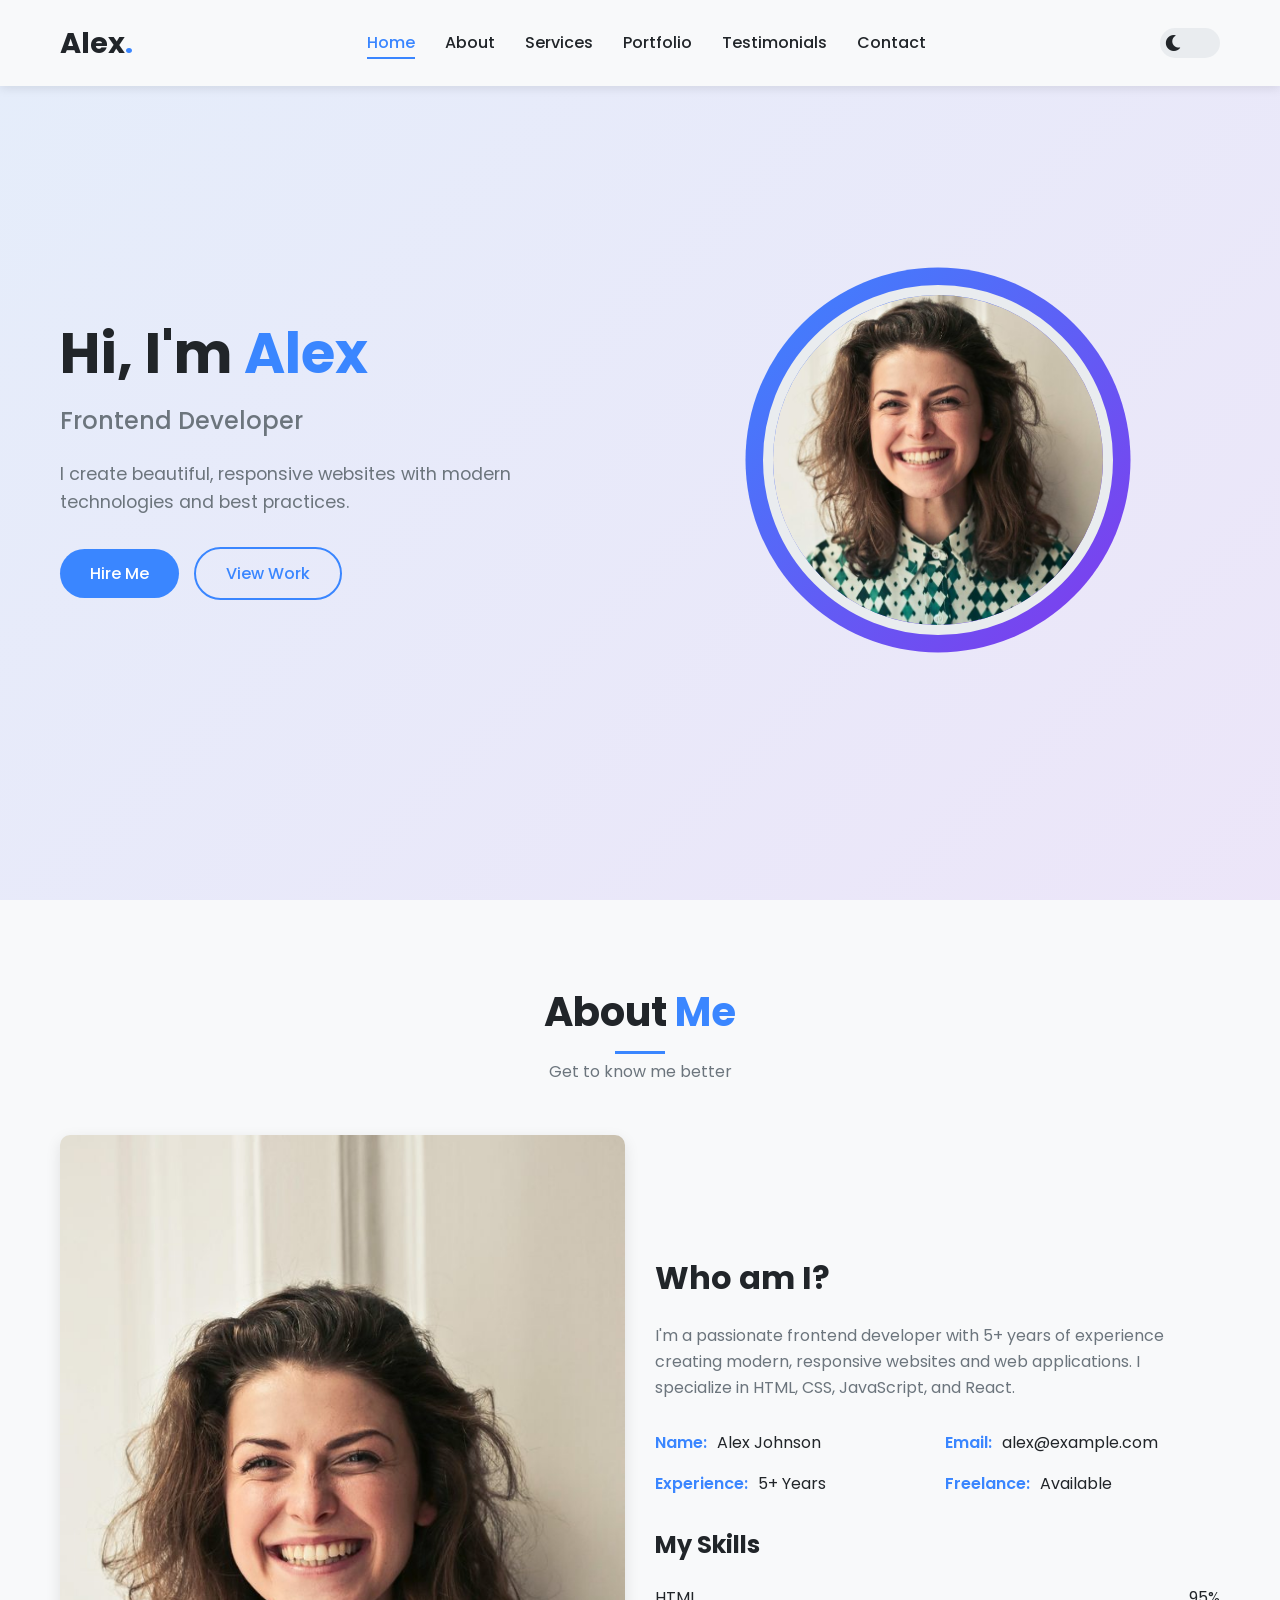
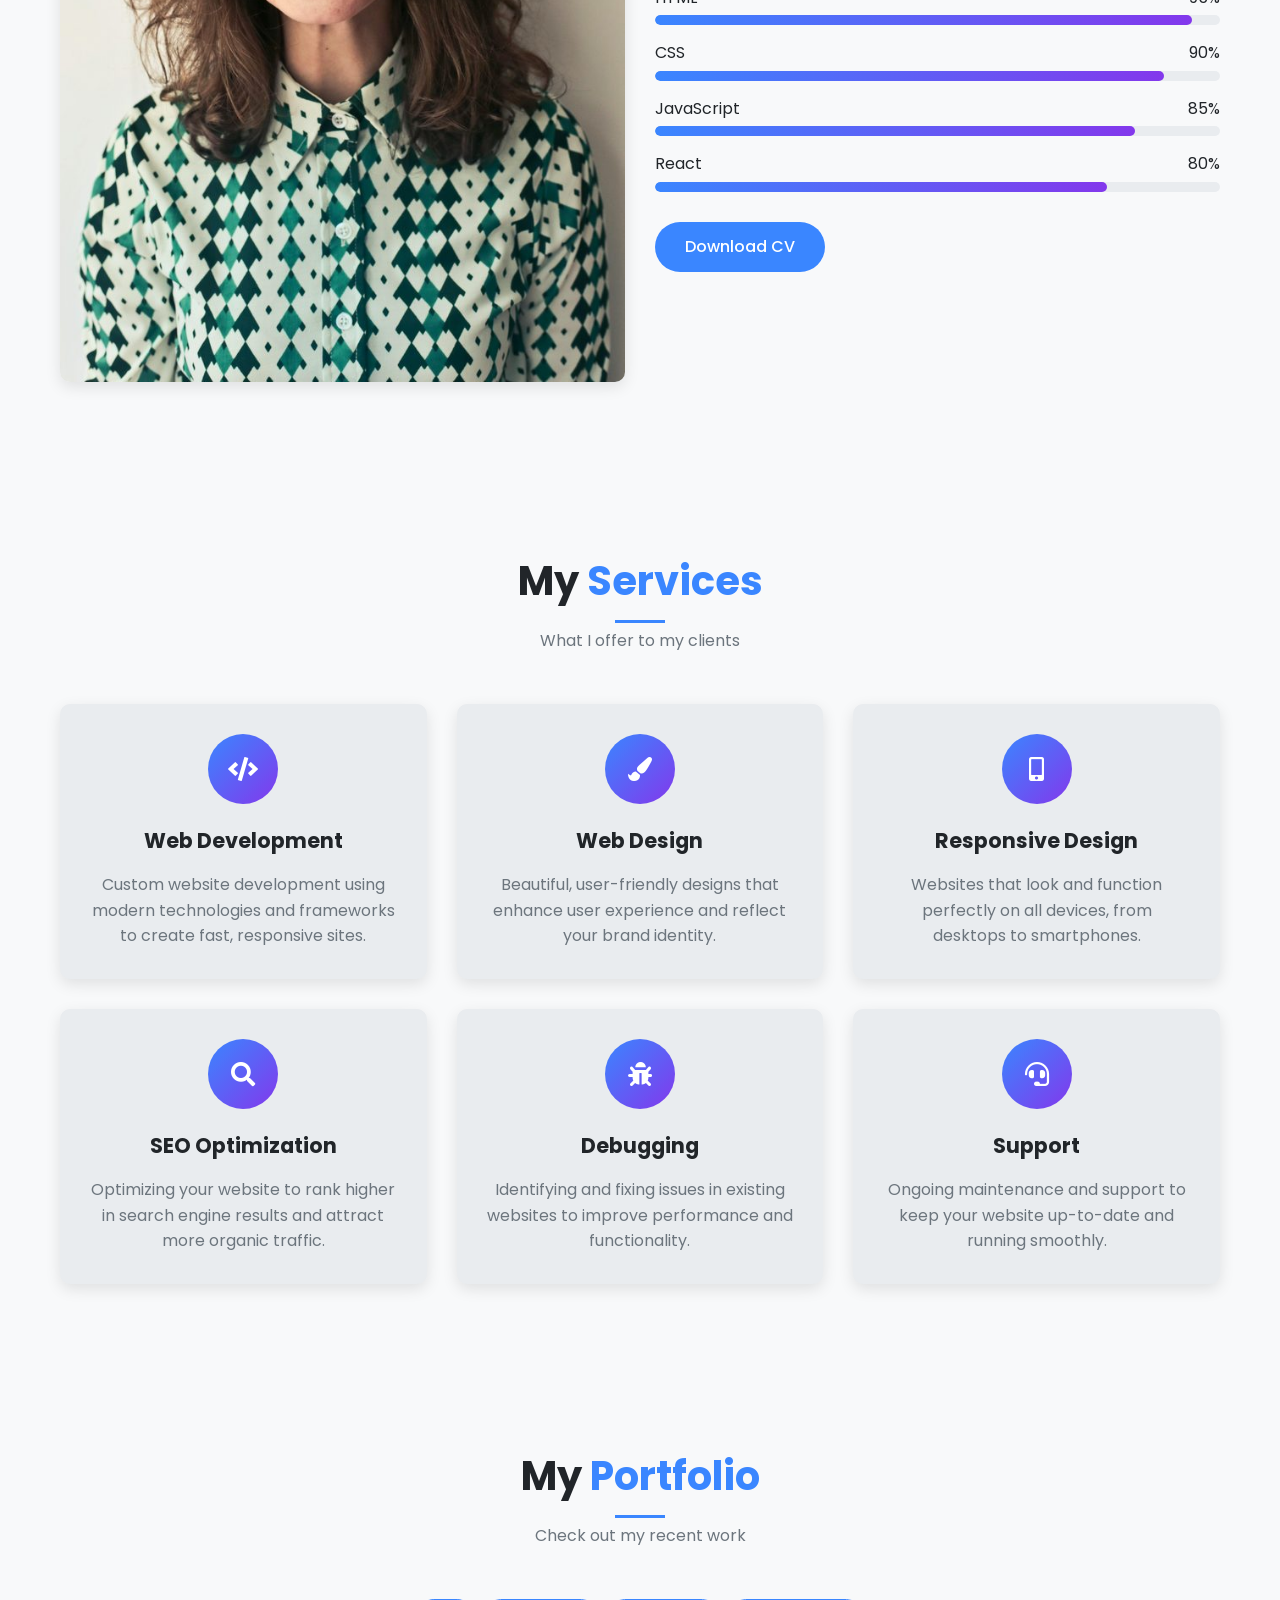
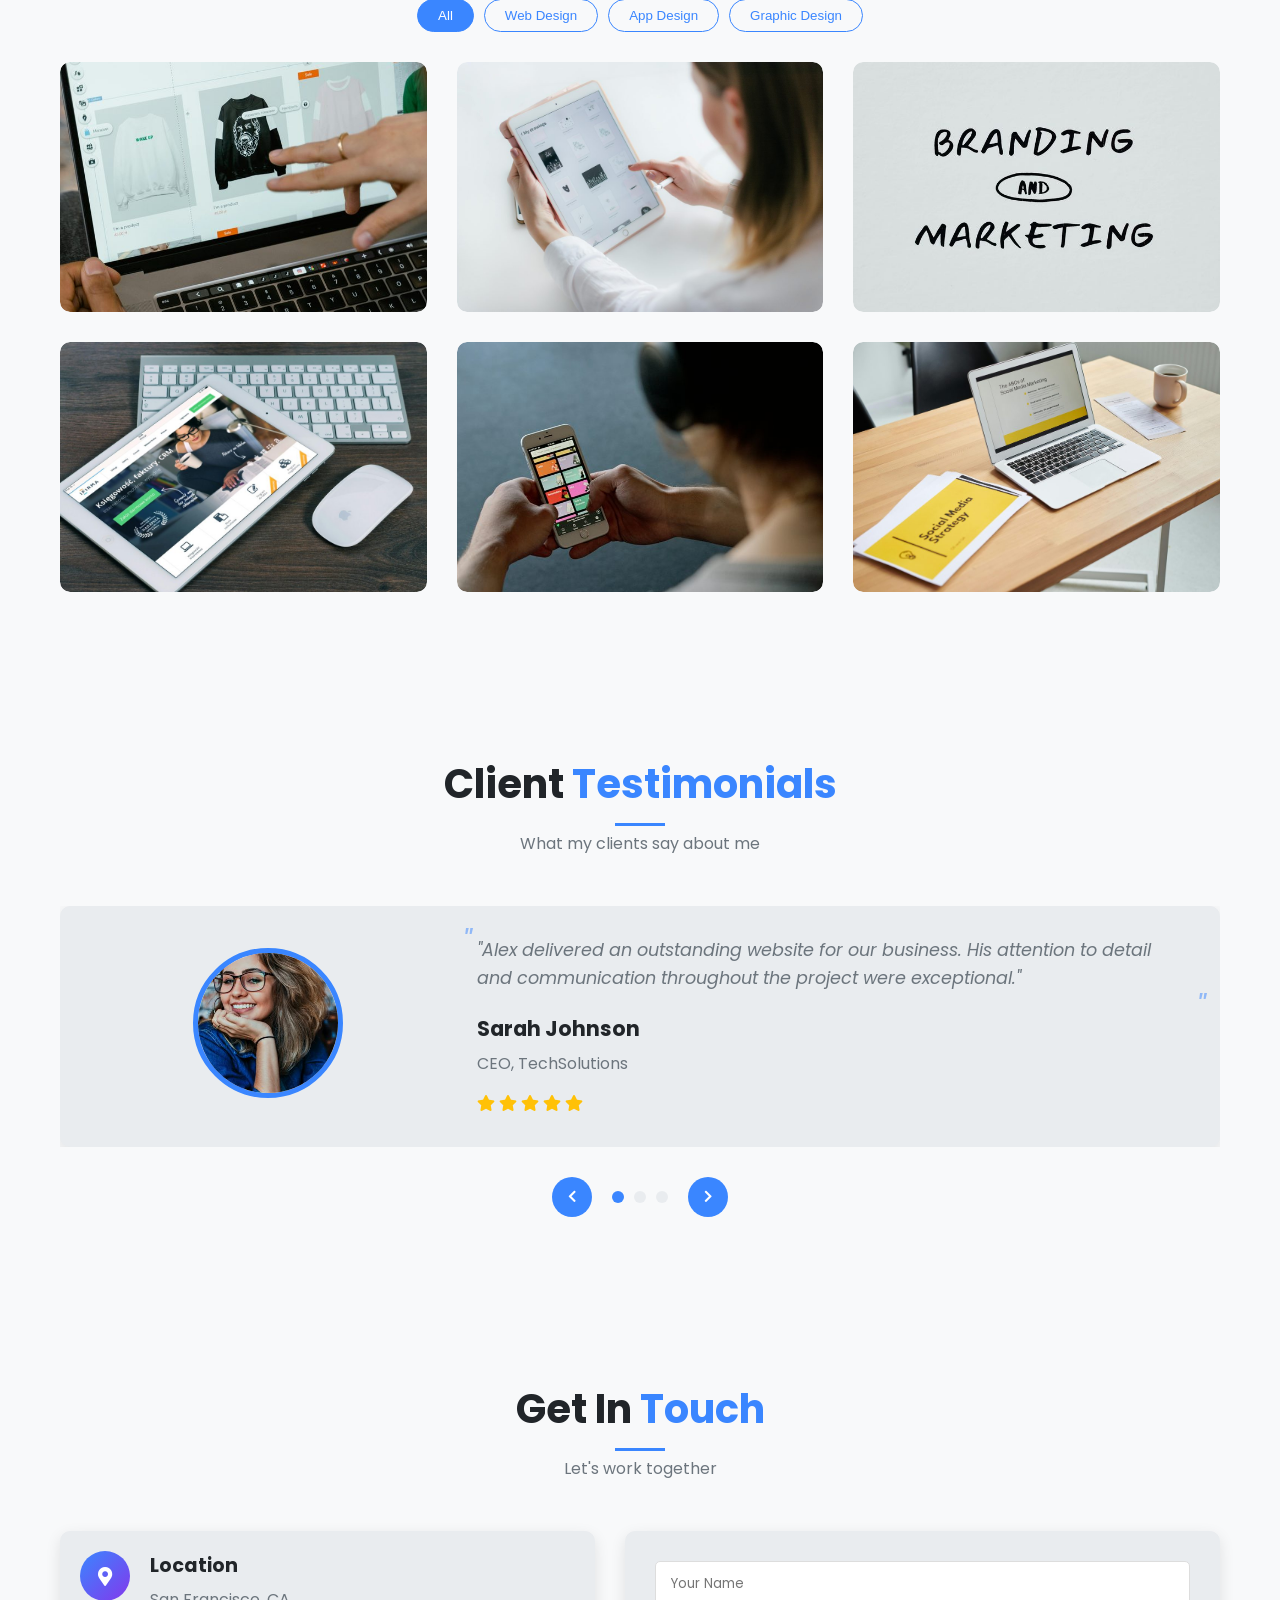
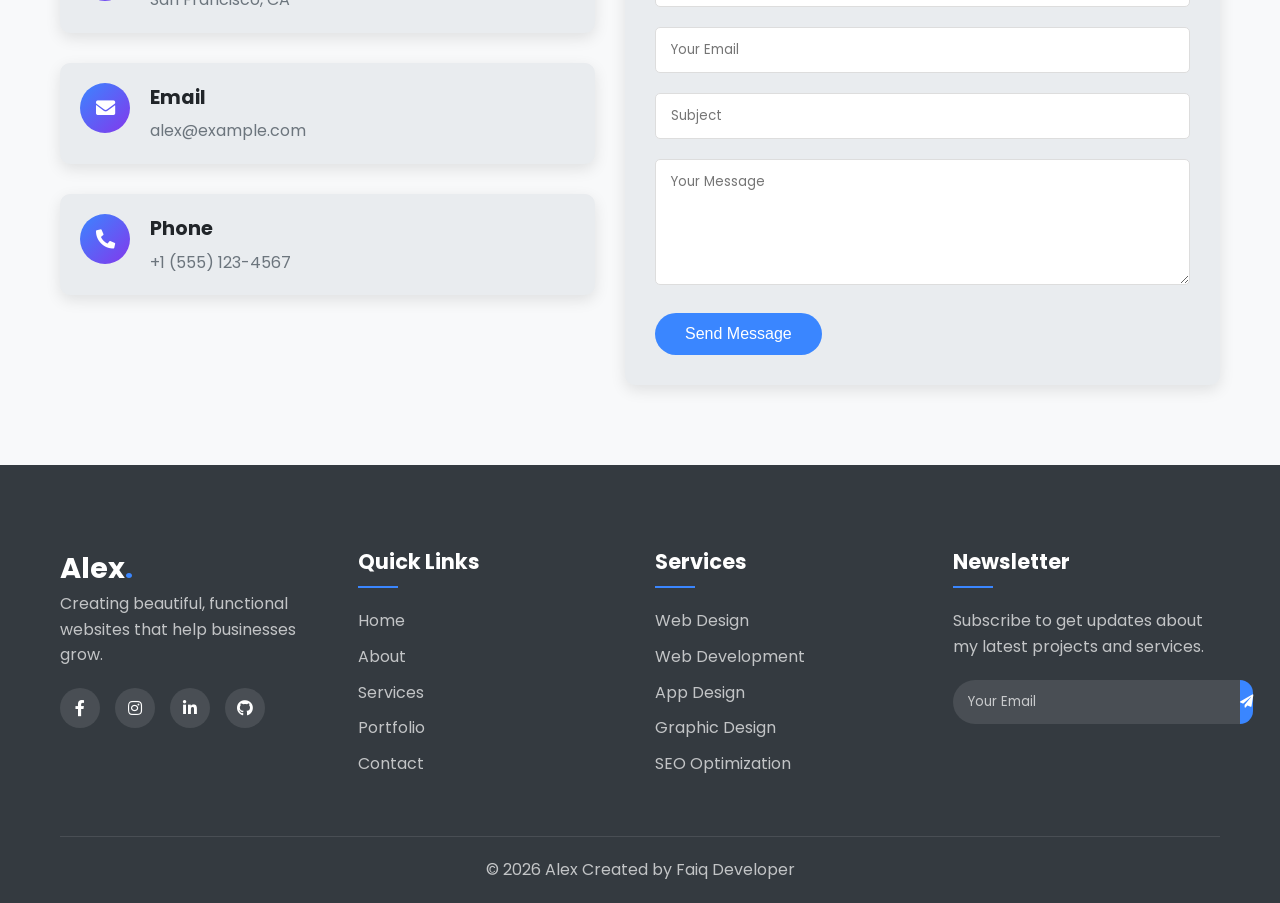
<file: index.html>
<!DOCTYPE html>
<html lang="en" data-theme="light">
<head>
    <meta charset="UTF-8">
    <meta name="viewport" content="width=device-width, initial-scale=1.0">
    <title>Alex - Personal Portfolio Landing Page Template</title>
    <meta name="description" content="Alex is a responsive one-page personal portfolio template built with plain HTML, CSS and JavaScript. Includes dark mode, filterable portfolio, skills, testimonials slider and contact form.">
    <meta name="theme-color" content="#3a86ff">
    <link rel="icon" type="image/svg+xml" href="favicon.svg">
    <link rel="shortcut icon" href="favicon.ico">
    <link rel="icon" type="image/png" sizes="32x32" href="favicon-32x32.png">
    <link rel="apple-touch-icon" sizes="180x180" href="apple-touch-icon.png">
    <link rel="stylesheet" href="vendor/fontawesome/css/all.min.css">
    <link href="https://fonts.googleapis.com/css2?family=Poppins:wght@300;400;500;600;700&display=swap" rel="stylesheet">
    <link rel="stylesheet" href="style.css">
</head>
<body>
    <!-- Preloader -->
    <div class="preloader">
        <div class="loader"></div>
    </div>

    <!-- Header -->
    <header class="header">
        <div class="container">
            <div class="header-content">
                <a href="#home" class="logo">Alex<span>.</span></a>
                <nav class="nav">
                    <ul class="nav-list">
                        <li class="nav-item"><a href="#home" class="nav-link active">Home</a></li>
                        <li class="nav-item"><a href="#about" class="nav-link">About</a></li>
                        <li class="nav-item"><a href="#services" class="nav-link">Services</a></li>
                        <li class="nav-item"><a href="#portfolio" class="nav-link">Portfolio</a></li>
                        <li class="nav-item"><a href="#testimonials" class="nav-link">Testimonials</a></li>
                        <li class="nav-item"><a href="#contact" class="nav-link">Contact</a></li>
                    </ul>
                </nav>
                <div class="theme-toggle" role="button" tabindex="0" aria-label="Toggle dark mode">
                    <i class="fas fa-moon"></i>
                    <i class="fas fa-sun"></i>
                </div>
                <div class="hamburger" role="button" tabindex="0" aria-label="Open menu">
                    <span></span>
                    <span></span>
                    <span></span>
                </div>
            </div>
        </div>
    </header>

    <!-- Hero Section -->
    <section class="hero" id="home">
        <div class="container">
            <div class="hero-content">
                <div class="hero-text">
                    <h1 class="hero-title">Hi, I'm <span>Alex</span></h1>
                    <h2 class="hero-subtitle">Frontend Developer</h2>
                    <p class="hero-description">I create beautiful, responsive websites with modern technologies and best practices.</p>
                    <div class="hero-buttons">
                        <a href="#contact" class="btn btn-primary">Hire Me</a>
                        <a href="#portfolio" class="btn btn-secondary">View Work</a>
                    </div>
                </div>
                <div class="hero-image">
                    <div class="image-wrapper">
                        <img src="images/alex.jpg" alt="Alex, frontend developer, portrait" class="profile-img">
                        <div class="circle"></div>
                    </div>
                </div>
            </div>
        </div>
    </section>

    <!-- About Section -->
    <section class="about section" id="about">
        <div class="container">
            <div class="section-header">
                <h2 class="section-title">About <span>Me</span></h2>
                <p class="section-subtitle">Get to know me better</p>
            </div>
            <div class="about-content">
                <div class="about-image">
                    <img src="images/alex.jpg" alt="Alex working as a frontend developer" class="about-img">
                </div>
                <div class="about-text">
                    <h3 class="about-title">Who am I?</h3>
                    <p class="about-description">I'm a passionate frontend developer with 5+ years of experience creating modern, responsive websites and web applications. I specialize in HTML, CSS, JavaScript, and React.</p>
                    <div class="about-info">
                        <div class="info-item">
                            <span>Name:</span>
                            <p>Alex Johnson</p>
                        </div>
                        <div class="info-item">
                            <span>Email:</span>
                            <p>alex@example.com</p>
                        </div>
                        <div class="info-item">
                            <span>Experience:</span>
                            <p>5+ Years</p>
                        </div>
                        <div class="info-item">
                            <span>Freelance:</span>
                            <p>Available</p>
                        </div>
                    </div>
                    <div class="skills">
                        <h4 class="skills-title">My Skills</h4>
                        <div class="skills-list">
                            <div class="skill-item">
                                <div class="skill-info">
                                    <span>HTML</span>
                                    <span>95%</span>
                                </div>
                                <div class="progress-bar">
                                    <div class="progress" data-width="95"></div>
                                </div>
                            </div>
                            <div class="skill-item">
                                <div class="skill-info">
                                    <span>CSS</span>
                                    <span>90%</span>
                                </div>
                                <div class="progress-bar">
                                    <div class="progress" data-width="90"></div>
                                </div>
                            </div>
                            <div class="skill-item">
                                <div class="skill-info">
                                    <span>JavaScript</span>
                                    <span>85%</span>
                                </div>
                                <div class="progress-bar">
                                    <div class="progress" data-width="85"></div>
                                </div>
                            </div>
                            <div class="skill-item">
                                <div class="skill-info">
                                    <span>React</span>
                                    <span>80%</span>
                                </div>
                                <div class="progress-bar">
                                    <div class="progress" data-width="80"></div>
                                </div>
                            </div>
                        </div>
                    </div>
                    <a href="#" class="btn btn-primary">Download CV</a>
                </div>
            </div>
        </div>
    </section>

    <!-- Services Section -->
    <section class="services section" id="services">
        <div class="container">
            <div class="section-header">
                <h2 class="section-title">My <span>Services</span></h2>
                <p class="section-subtitle">What I offer to my clients</p>
            </div>
            <div class="services-content">
                <div class="service-card">
                    <div class="service-icon">
                        <i class="fas fa-code"></i>
                    </div>
                    <h3 class="service-title">Web Development</h3>
                    <p class="service-description">Custom website development using modern technologies and frameworks to create fast, responsive sites.</p>
                </div>
                <div class="service-card">
                    <div class="service-icon">
                        <i class="fas fa-paint-brush"></i>
                    </div>
                    <h3 class="service-title">Web Design</h3>
                    <p class="service-description">Beautiful, user-friendly designs that enhance user experience and reflect your brand identity.</p>
                </div>
                <div class="service-card">
                    <div class="service-icon">
                        <i class="fas fa-mobile-alt"></i>
                    </div>
                    <h3 class="service-title">Responsive Design</h3>
                    <p class="service-description">Websites that look and function perfectly on all devices, from desktops to smartphones.</p>
                </div>
                <div class="service-card">
                    <div class="service-icon">
                        <i class="fas fa-search"></i>
                    </div>
                    <h3 class="service-title">SEO Optimization</h3>
                    <p class="service-description">Optimizing your website to rank higher in search engine results and attract more organic traffic.</p>
                </div>
                <div class="service-card">
                    <div class="service-icon">
                        <i class="fas fa-bug"></i>
                    </div>
                    <h3 class="service-title">Debugging</h3>
                    <p class="service-description">Identifying and fixing issues in existing websites to improve performance and functionality.</p>
                </div>
                <div class="service-card">
                    <div class="service-icon">
                        <i class="fas fa-headset"></i>
                    </div>
                    <h3 class="service-title">Support</h3>
                    <p class="service-description">Ongoing maintenance and support to keep your website up-to-date and running smoothly.</p>
                </div>
            </div>
        </div>
    </section>

    <!-- Portfolio Section -->
    <section class="portfolio section" id="portfolio">
        <div class="container">
            <div class="section-header">
                <h2 class="section-title">My <span>Portfolio</span></h2>
                <p class="section-subtitle">Check out my recent work</p>
            </div>
            <div class="portfolio-filters">
                <button class="filter-btn active" data-filter="all">All</button>
                <button class="filter-btn" data-filter="web">Web Design</button>
                <button class="filter-btn" data-filter="app">App Design</button>
                <button class="filter-btn" data-filter="graphic">Graphic Design</button>
            </div>
            <div class="portfolio-content">
                <div class="portfolio-item" data-category="web">
                    <div class="portfolio-card">
                        <div class="portfolio-image">
                            <img src="images/ecommerce-website.jpg" alt="E-commerce Website project preview">
                        </div>
                        <div class="portfolio-overlay">
                            <h3 class="portfolio-title">E-commerce Website</h3>
                            <p class="portfolio-category">Web Design</p>
                            <div class="portfolio-links">
                                <a href="#" class="portfolio-link" aria-label="Open project link"><i class="fas fa-link"></i></a>
                                <a href="#" class="portfolio-link" aria-label="View project details"><i class="fas fa-search"></i></a>
                            </div>
                        </div>
                    </div>
                </div>
                <div class="portfolio-item" data-category="app">
                    <div class="portfolio-card">
                        <div class="portfolio-image">
                            <img src="images/mobile-app-ui.jpg" alt="Mobile App UI project preview">
                        </div>
                        <div class="portfolio-overlay">
                            <h3 class="portfolio-title">Mobile App UI</h3>
                            <p class="portfolio-category">App Design</p>
                            <div class="portfolio-links">
                                <a href="#" class="portfolio-link" aria-label="Open project link"><i class="fas fa-link"></i></a>
                                <a href="#" class="portfolio-link" aria-label="View project details"><i class="fas fa-search"></i></a>
                            </div>
                        </div>
                    </div>
                </div>
                <div class="portfolio-item" data-category="graphic">
                    <div class="portfolio-card">
                        <div class="portfolio-image">
                            <img src="images/brand-identity.jpg" alt="Brand Identity project preview">
                        </div>
                        <div class="portfolio-overlay">
                            <h3 class="portfolio-title">Brand Identity</h3>
                            <p class="portfolio-category">Graphic Design</p>
                            <div class="portfolio-links">
                                <a href="#" class="portfolio-link" aria-label="Open project link"><i class="fas fa-link"></i></a>
                                <a href="#" class="portfolio-link" aria-label="View project details"><i class="fas fa-search"></i></a>
                            </div>
                        </div>
                    </div>
                </div>
                <div class="portfolio-item" data-category="web">
                    <div class="portfolio-card">
                        <div class="portfolio-image">
                            <img src="images/corporate-website.jpg" alt="Corporate Website project preview">
                        </div>
                        <div class="portfolio-overlay">
                            <h3 class="portfolio-title">Corporate Website</h3>
                            <p class="portfolio-category">Web Design</p>
                            <div class="portfolio-links">
                                <a href="#" class="portfolio-link" aria-label="Open project link"><i class="fas fa-link"></i></a>
                                <a href="#" class="portfolio-link" aria-label="View project details"><i class="fas fa-search"></i></a>
                            </div>
                        </div>
                    </div>
                </div>
                <div class="portfolio-item" data-category="app">
                    <div class="portfolio-card">
                        <div class="portfolio-image">
                            <img src="images/fitness-app.jpg" alt="Fitness App project preview">
                        </div>
                        <div class="portfolio-overlay">
                            <h3 class="portfolio-title">Fitness App</h3>
                            <p class="portfolio-category">App Design</p>
                            <div class="portfolio-links">
                                <a href="#" class="portfolio-link" aria-label="Open project link"><i class="fas fa-link"></i></a>
                                <a href="#" class="portfolio-link" aria-label="View project details"><i class="fas fa-search"></i></a>
                            </div>
                        </div>
                    </div>
                </div>
                <div class="portfolio-item" data-category="graphic">
                    <div class="portfolio-card">
                        <div class="portfolio-image">
                            <img src="images/marketing-materials.jpg" alt="Marketing Materials project preview">
                        </div>
                        <div class="portfolio-overlay">
                            <h3 class="portfolio-title">Marketing Materials</h3>
                            <p class="portfolio-category">Graphic Design</p>
                            <div class="portfolio-links">
                                <a href="#" class="portfolio-link" aria-label="Open project link"><i class="fas fa-link"></i></a>
                                <a href="#" class="portfolio-link" aria-label="View project details"><i class="fas fa-search"></i></a>
                            </div>
                        </div>
                    </div>
                </div>
            </div>
        </div>
    </section>

    <!-- Testimonials Section -->
    <section class="testimonials section" id="testimonials">
        <div class="container">
            <div class="section-header">
                <h2 class="section-title">Client <span>Testimonials</span></h2>
                <p class="section-subtitle">What my clients say about me</p>
            </div>
            <div class="testimonials-content">
                <div class="testimonial-slider">
                    <div class="testimonial-slide active">
                        <div class="testimonial-card">
                            <div class="testimonial-image">
                                <img src="images/testimonial-1.jpg" alt="Portrait of Sarah Johnson">
                            </div>
                            <div class="testimonial-text">
                                <p class="testimonial-quote">"Alex delivered an outstanding website for our business. His attention to detail and communication throughout the project were exceptional."</p>
                                <h3 class="testimonial-name">Sarah Johnson</h3>
                                <p class="testimonial-role">CEO, TechSolutions</p>
                                <div class="testimonial-rating">
                                    <i class="fas fa-star"></i>
                                    <i class="fas fa-star"></i>
                                    <i class="fas fa-star"></i>
                                    <i class="fas fa-star"></i>
                                    <i class="fas fa-star"></i>
                                </div>
                            </div>
                        </div>
                    </div>
                    <div class="testimonial-slide">
                        <div class="testimonial-card">
                            <div class="testimonial-image">
                                <img src="images/testimonial-3.jpg" alt="Portrait of Michael Brown">
                            </div>
                            <div class="testimonial-text">
                                <p class="testimonial-quote">"Working with Alex was a pleasure. He understood our requirements perfectly and delivered the project ahead of schedule. Highly recommended!"</p>
                                <h3 class="testimonial-name">Michael Brown</h3>
                                <p class="testimonial-role">Marketing Director, BrandUp</p>
                                <div class="testimonial-rating">
                                    <i class="fas fa-star"></i>
                                    <i class="fas fa-star"></i>
                                    <i class="fas fa-star"></i>
                                    <i class="fas fa-star"></i>
                                    <i class="fas fa-star-half-alt"></i>
                                </div>
                            </div>
                        </div>
                    </div>
                    <div class="testimonial-slide">
                        <div class="testimonial-card">
                            <div class="testimonial-image">
                                <img src="images/testimonial-2.jpg" alt="Portrait of Emily Wilson">
                            </div>
                            <div class="testimonial-text">
                                <p class="testimonial-quote">"The mobile app Alex developed for us exceeded our expectations. His technical expertise and creative approach made all the difference."</p>
                                <h3 class="testimonial-name">Emily Wilson</h3>
                                <p class="testimonial-role">Product Manager, AppVenture</p>
                                <div class="testimonial-rating">
                                    <i class="fas fa-star"></i>
                                    <i class="fas fa-star"></i>
                                    <i class="fas fa-star"></i>
                                    <i class="fas fa-star"></i>
                                    <i class="fas fa-star"></i>
                                </div>
                            </div>
                        </div>
                    </div>
                </div>
                <div class="slider-controls">
                    <button class="slider-prev" type="button" aria-label="Previous testimonial"><i class="fas fa-chevron-left"></i></button>
                    <div class="slider-dots">
                        <span class="dot active"></span>
                        <span class="dot"></span>
                        <span class="dot"></span>
                    </div>
                    <button class="slider-next" type="button" aria-label="Next testimonial"><i class="fas fa-chevron-right"></i></button>
                </div>
            </div>
        </div>
    </section>

    <!-- Contact Section -->
    <section class="contact section" id="contact">
        <div class="container">
            <div class="section-header">
                <h2 class="section-title">Get In <span>Touch</span></h2>
                <p class="section-subtitle">Let's work together</p>
            </div>
            <div class="contact-content">
                <div class="contact-info">
                    <div class="contact-card">
                        <div class="contact-icon">
                            <i class="fas fa-map-marker-alt"></i>
                        </div>
                        <div class="contact-text">
                            <h3 class="contact-title">Location</h3>
                            <p class="contact-detail">San Francisco, CA</p>
                        </div>
                    </div>
                    <div class="contact-card">
                        <div class="contact-icon">
                            <i class="fas fa-envelope"></i>
                        </div>
                        <div class="contact-text">
                            <h3 class="contact-title">Email</h3>
                            <p class="contact-detail">alex@example.com</p>
                        </div>
                    </div>
                    <div class="contact-card">
                        <div class="contact-icon">
                            <i class="fas fa-phone-alt"></i>
                        </div>
                        <div class="contact-text">
                            <h3 class="contact-title">Phone</h3>
                            <p class="contact-detail">+1 (555) 123-4567</p>
                        </div>
                    </div>
                </div>
                <form class="contact-form">
                    <div class="form-group">
                        <input type="text" class="form-control" placeholder="Your Name" required>
                    </div>
                    <div class="form-group">
                        <input type="email" class="form-control" placeholder="Your Email" required>
                    </div>
                    <div class="form-group">
                        <input type="text" class="form-control" placeholder="Subject">
                    </div>
                    <div class="form-group">
                        <textarea class="form-control" placeholder="Your Message" rows="5" required></textarea>
                    </div>
                    <button type="submit" class="btn btn-primary">Send Message</button>
                </form>
            </div>
        </div>
    </section>

    <!-- Footer -->
    <footer class="footer">
        <div class="container">
            <div class="footer-content">
                <div class="footer-logo">
                    <a href="#" class="logo">Alex<span>.</span></a>
                    <p class="footer-description">Creating beautiful, functional websites that help businesses grow.</p>
                    <div class="footer-social">
                        <a href="#" aria-label="Facebook"><i class="fab fa-facebook-f"></i></a>    
                        <a href="#" aria-label="Instagram"><i class="fab fa-instagram"></i></a>
                        <a href="#" aria-label="LinkedIn"><i class="fab fa-linkedin-in"></i></a>
                        <a href="#" aria-label="GitHub"><i class="fab fa-github"></i></a>
                    </div>
                </div>
                <div class="footer-links">
                    <h3 class="footer-title">Quick Links</h3>
                    <ul class="footer-list">
                        <li><a href="#home">Home</a></li>
                        <li><a href="#about">About</a></li>
                        <li><a href="#services">Services</a></li>
                        <li><a href="#portfolio">Portfolio</a></li>
                        <li><a href="#contact">Contact</a></li>
                    </ul>
                </div>
                <div class="footer-links">
                    <h3 class="footer-title">Services</h3>
                    <ul class="footer-list">
                        <li><a href="#">Web Design</a></li>
                        <li><a href="#">Web Development</a></li>
                        <li><a href="#">App Design</a></li>
                        <li><a href="#">Graphic Design</a></li>
                        <li><a href="#">SEO Optimization</a></li>
                    </ul>
                </div>
                <div class="footer-newsletter">
                    <h3 class="footer-title">Newsletter</h3>
                    <p class="footer-description">Subscribe to get updates about my latest projects and services.</p>
                    <form class="newsletter-form">
                        <input type="email" placeholder="Your Email" required>
                        <button type="submit" aria-label="Subscribe"><i class="fas fa-paper-plane"></i></button>
                    </form>
                </div>
            </div>
            <div class="footer-bottom">
                <p class="copyright">&copy; <span id="year"></span> Alex Created by Faiq Developer</p>
            </div>
        </div>
    </footer>

    <!-- Back to Top Button -->
    <a href="#home" class="back-to-top" aria-label="Back to top"><i class="fas fa-arrow-up"></i></a>

    <script src="script.js"></script>
</body>
</html>
</file>
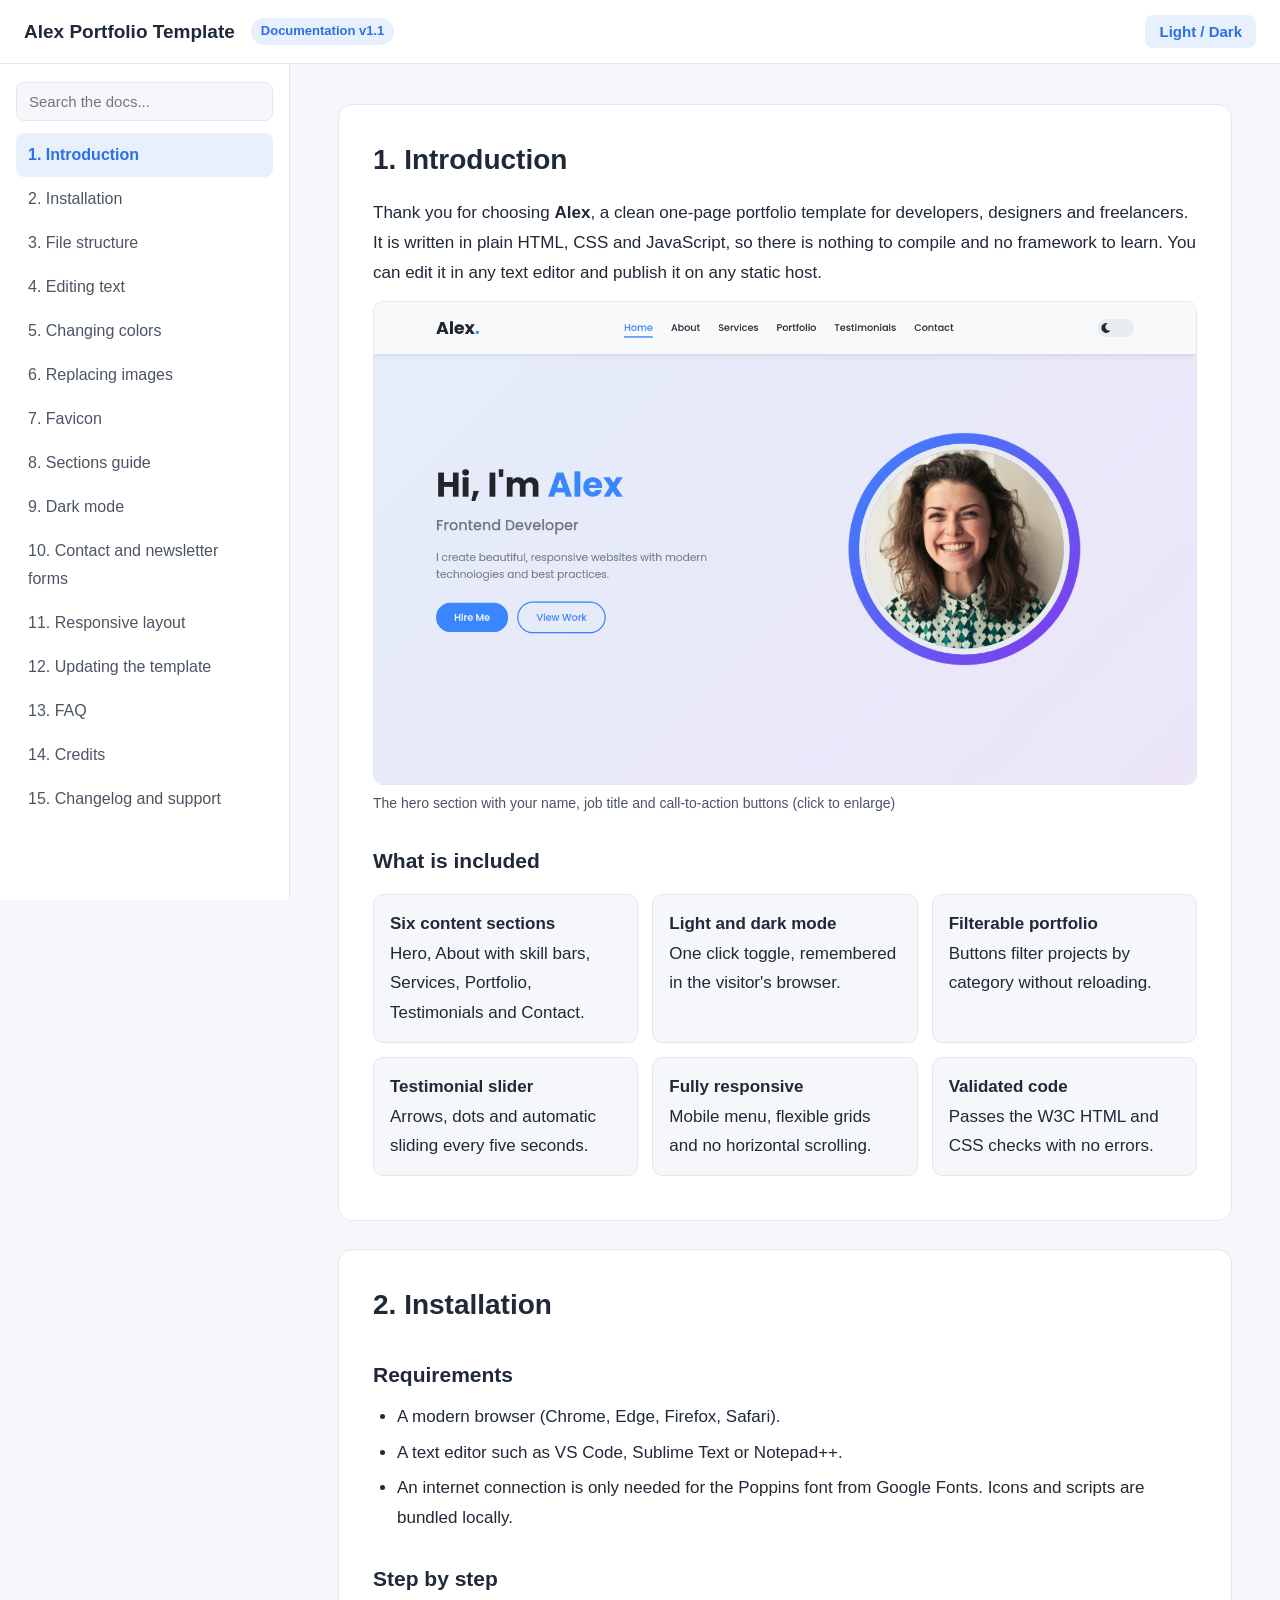
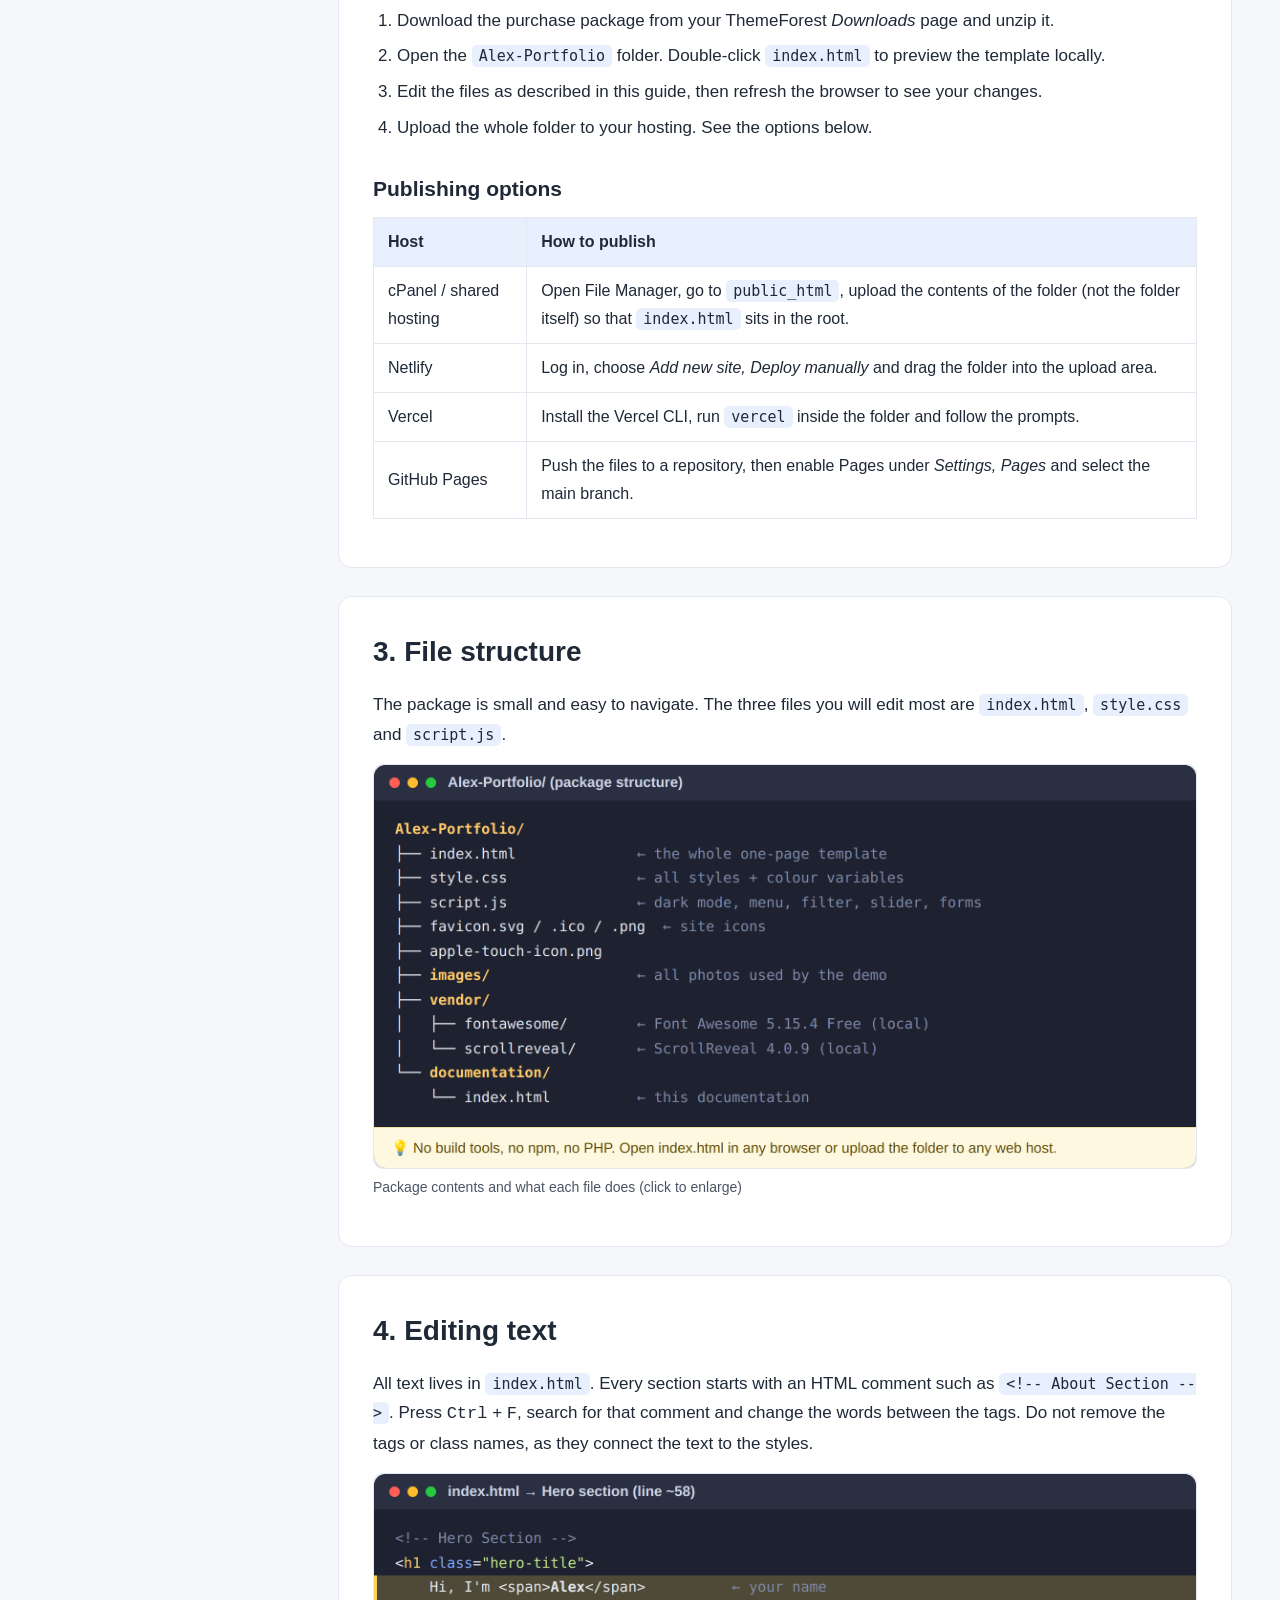
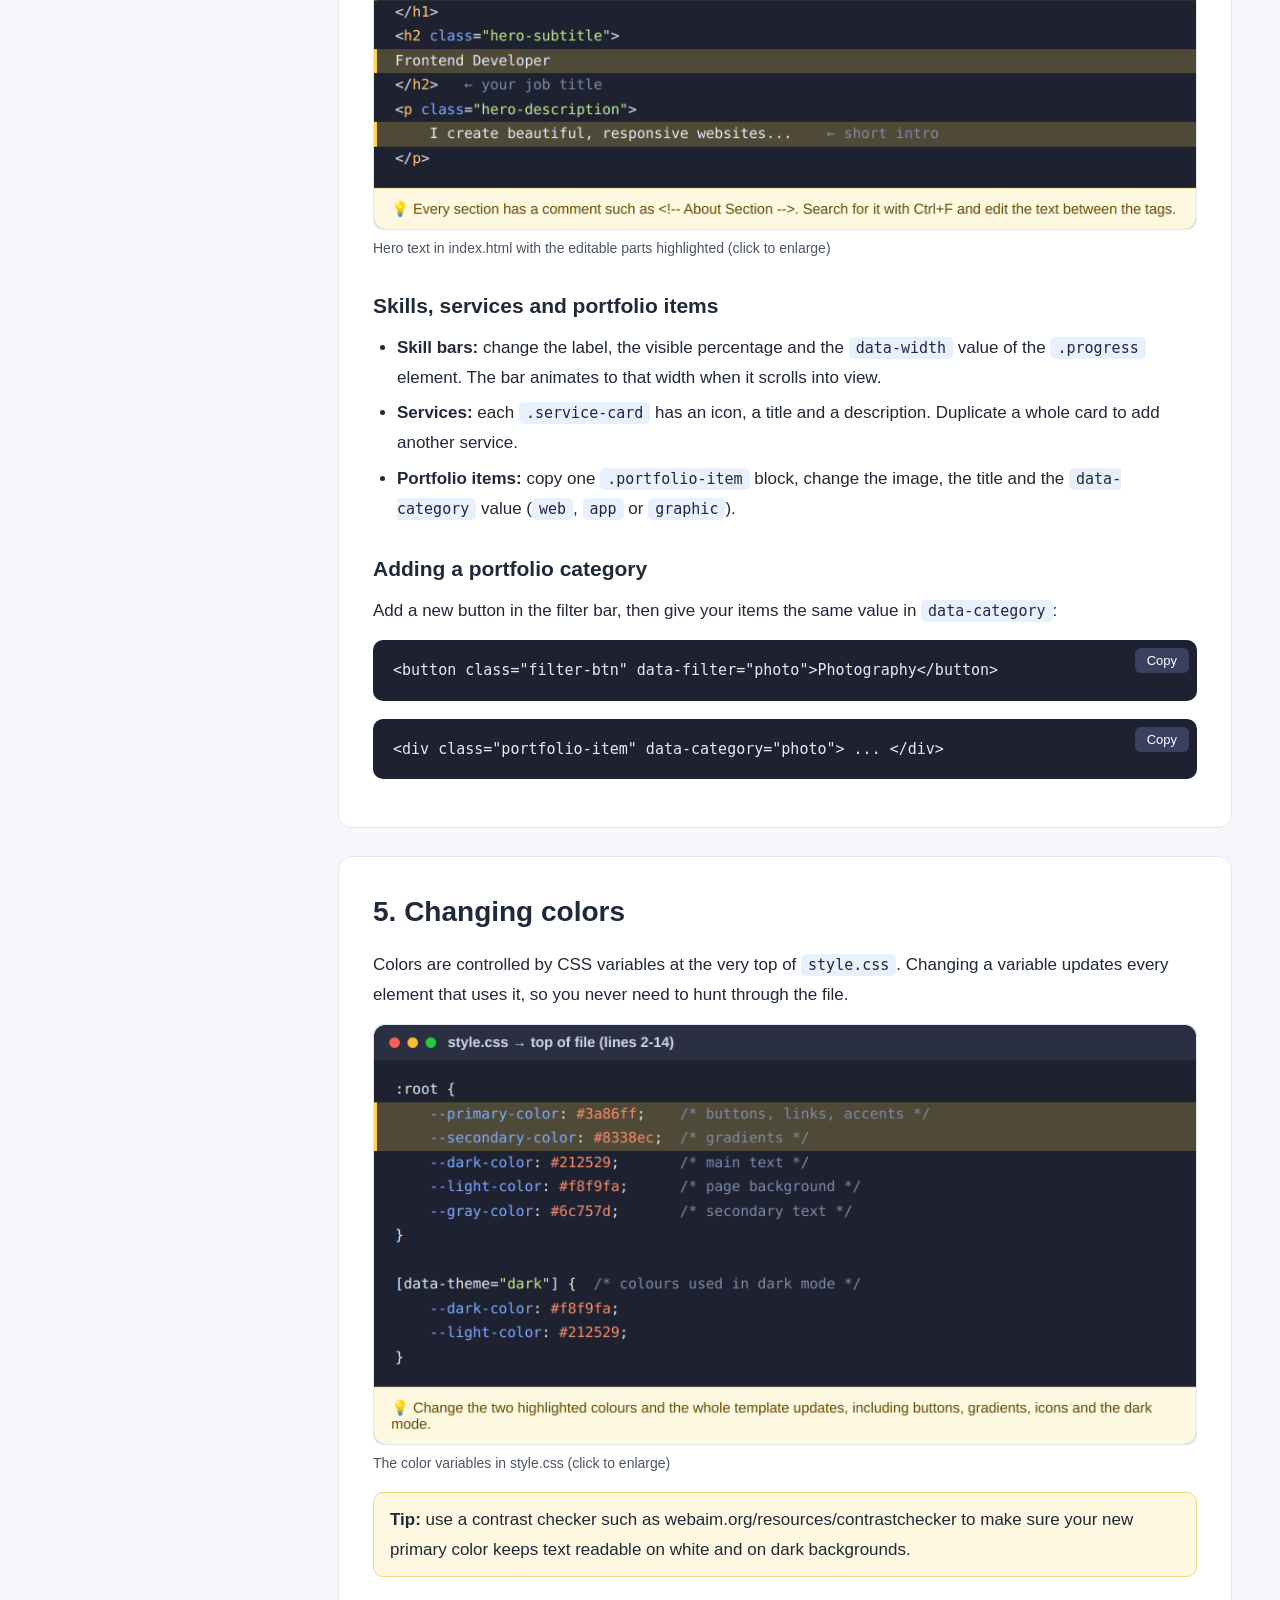
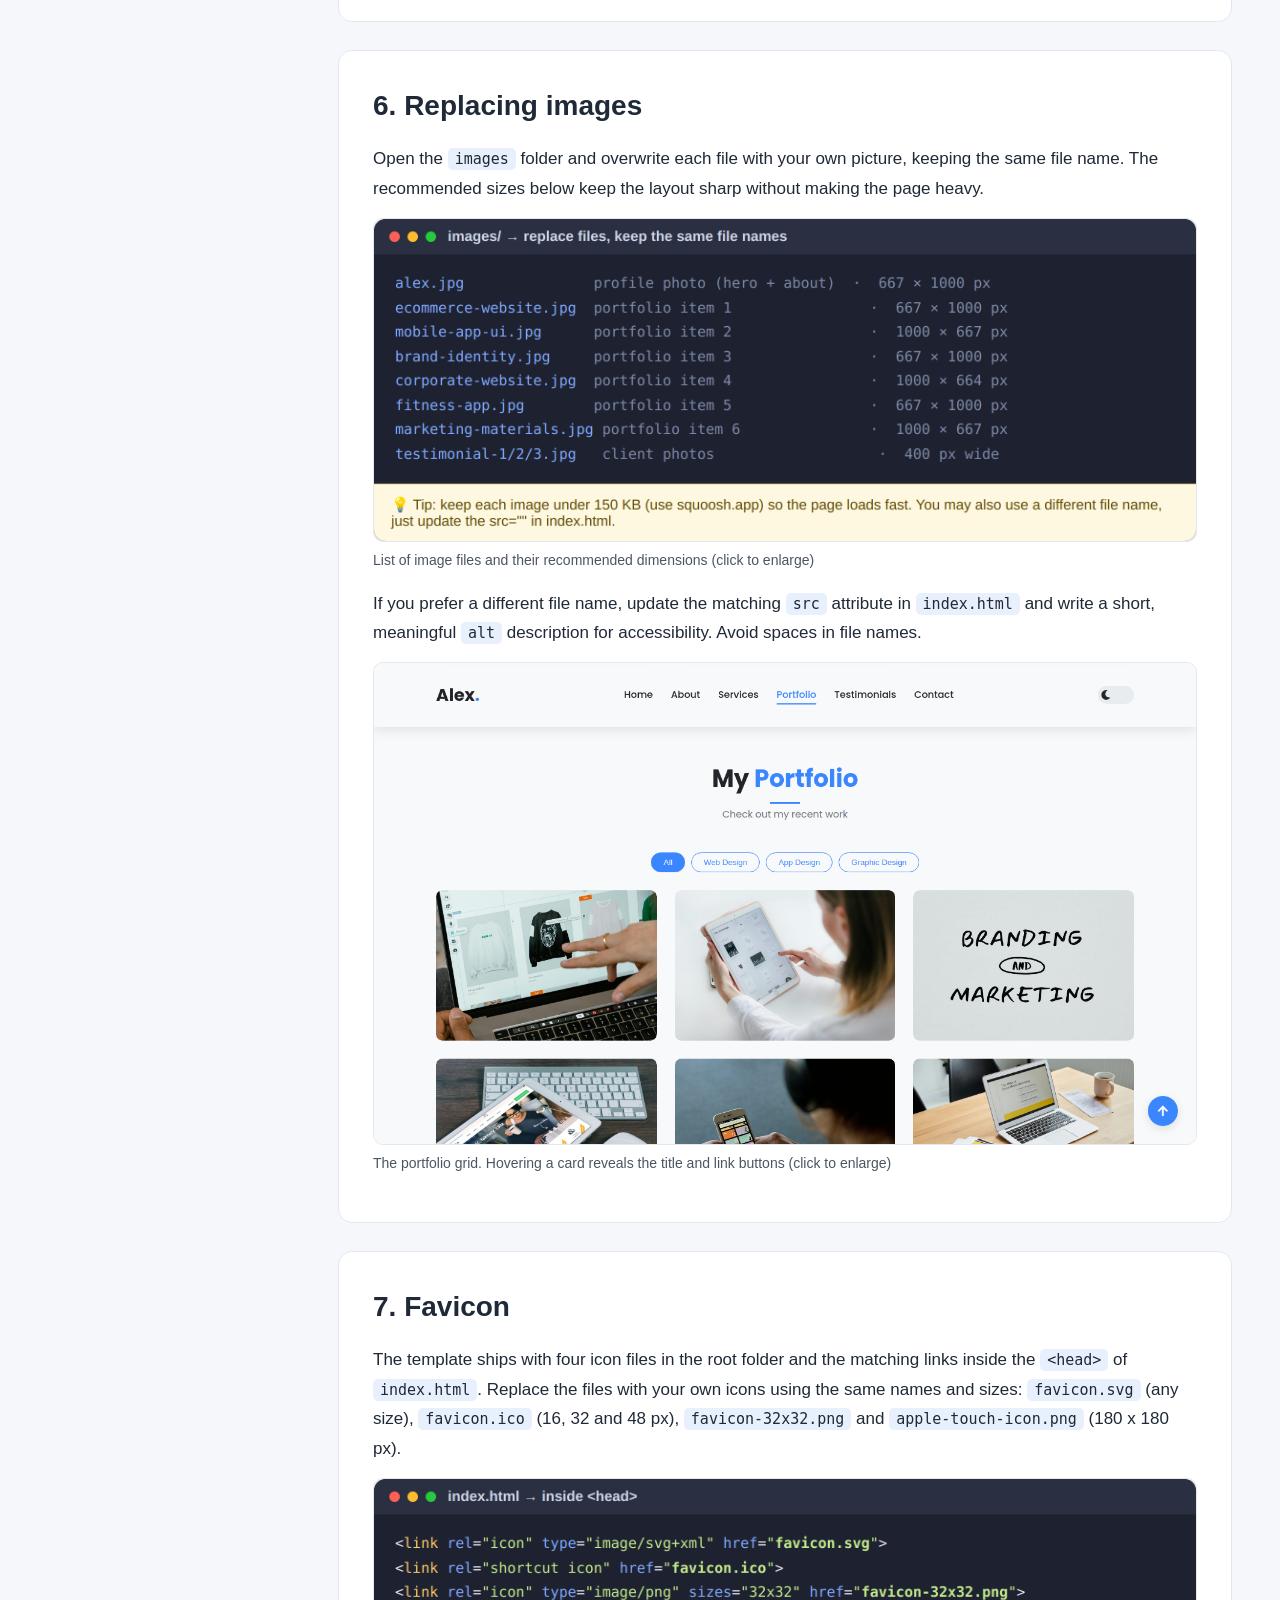
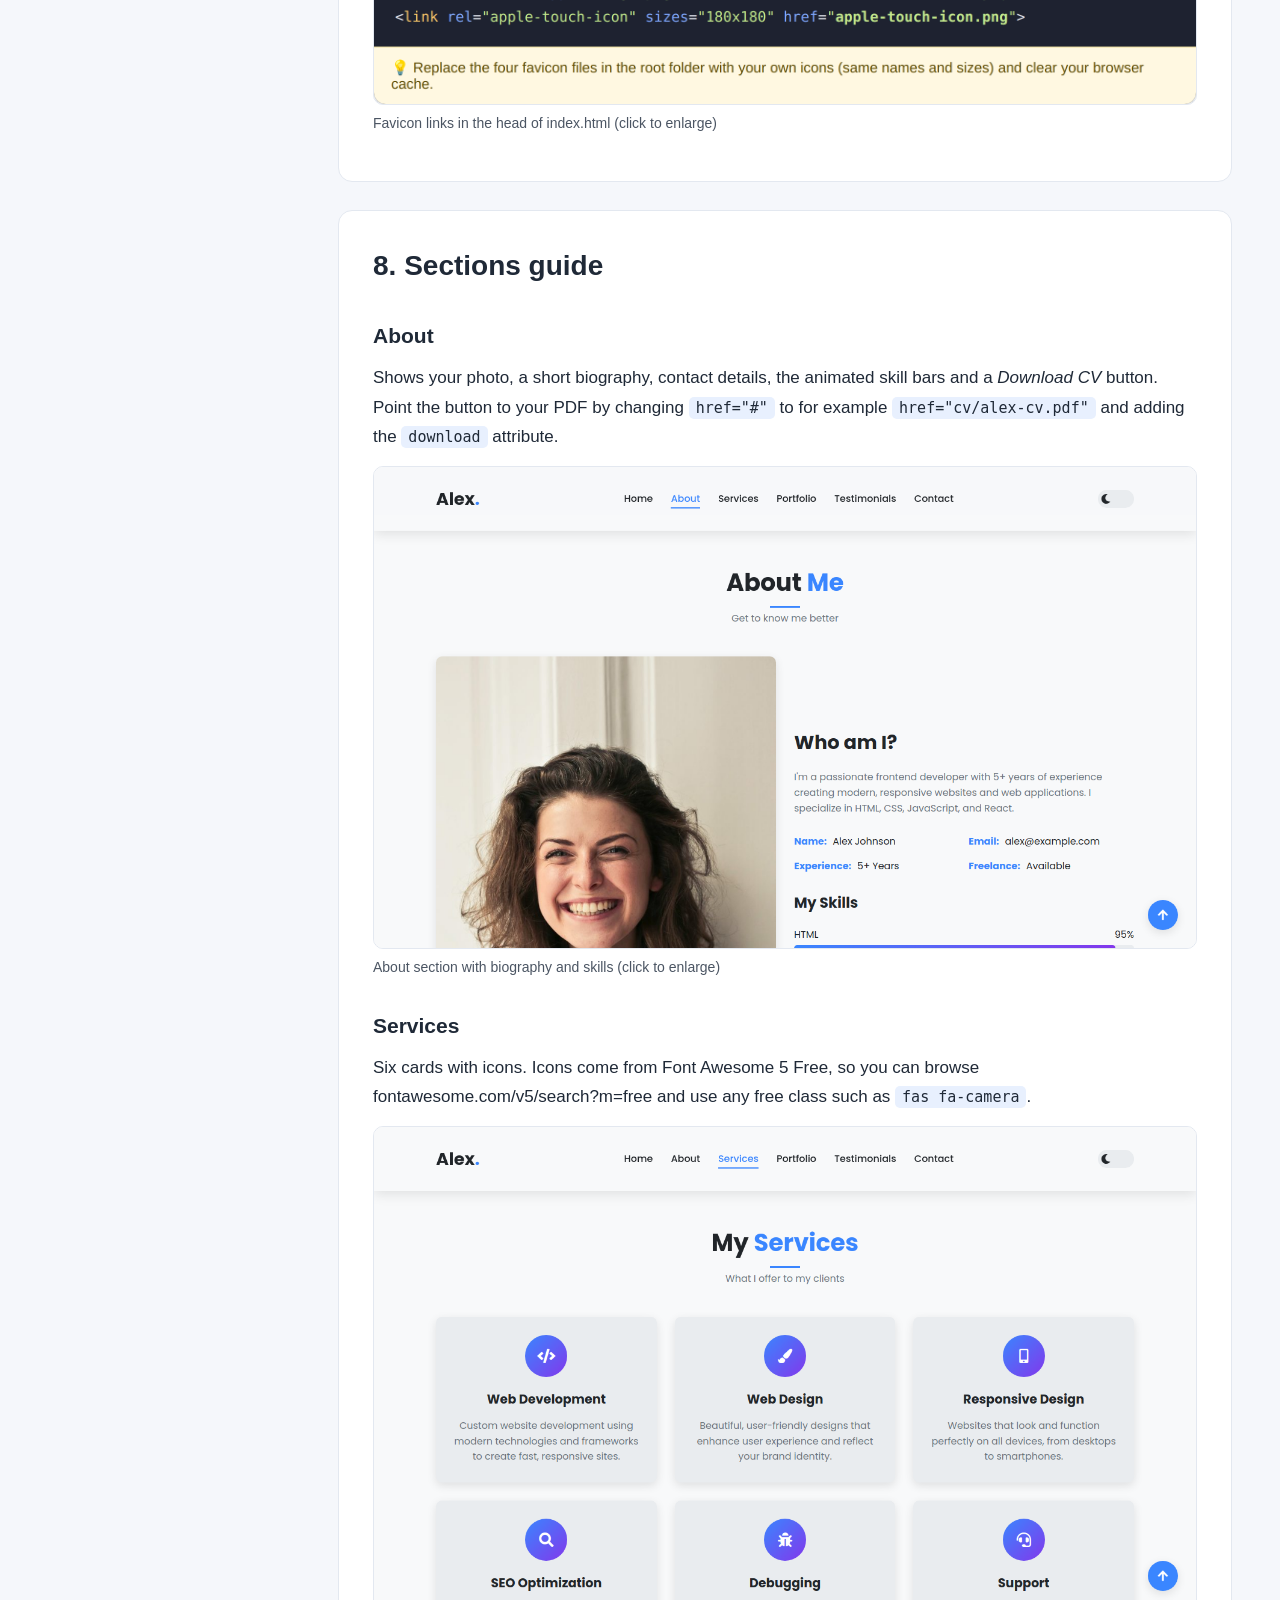
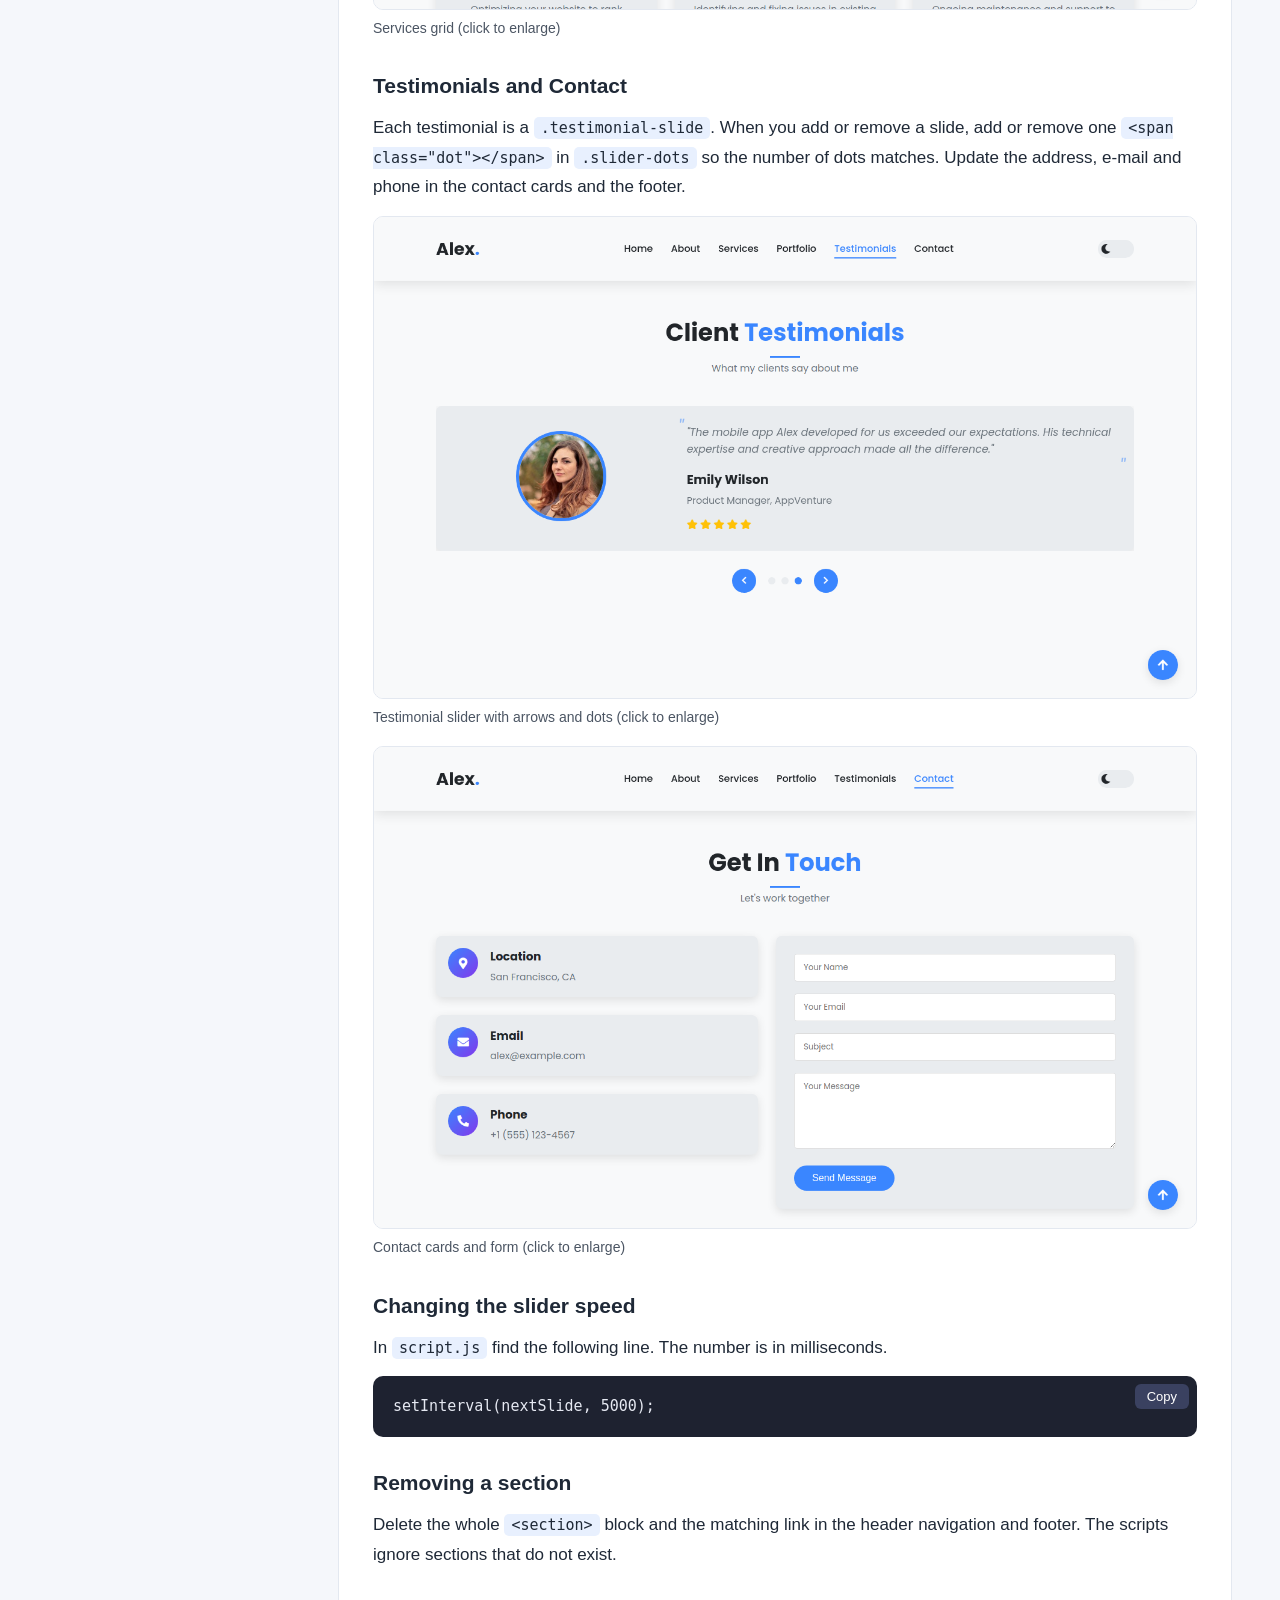
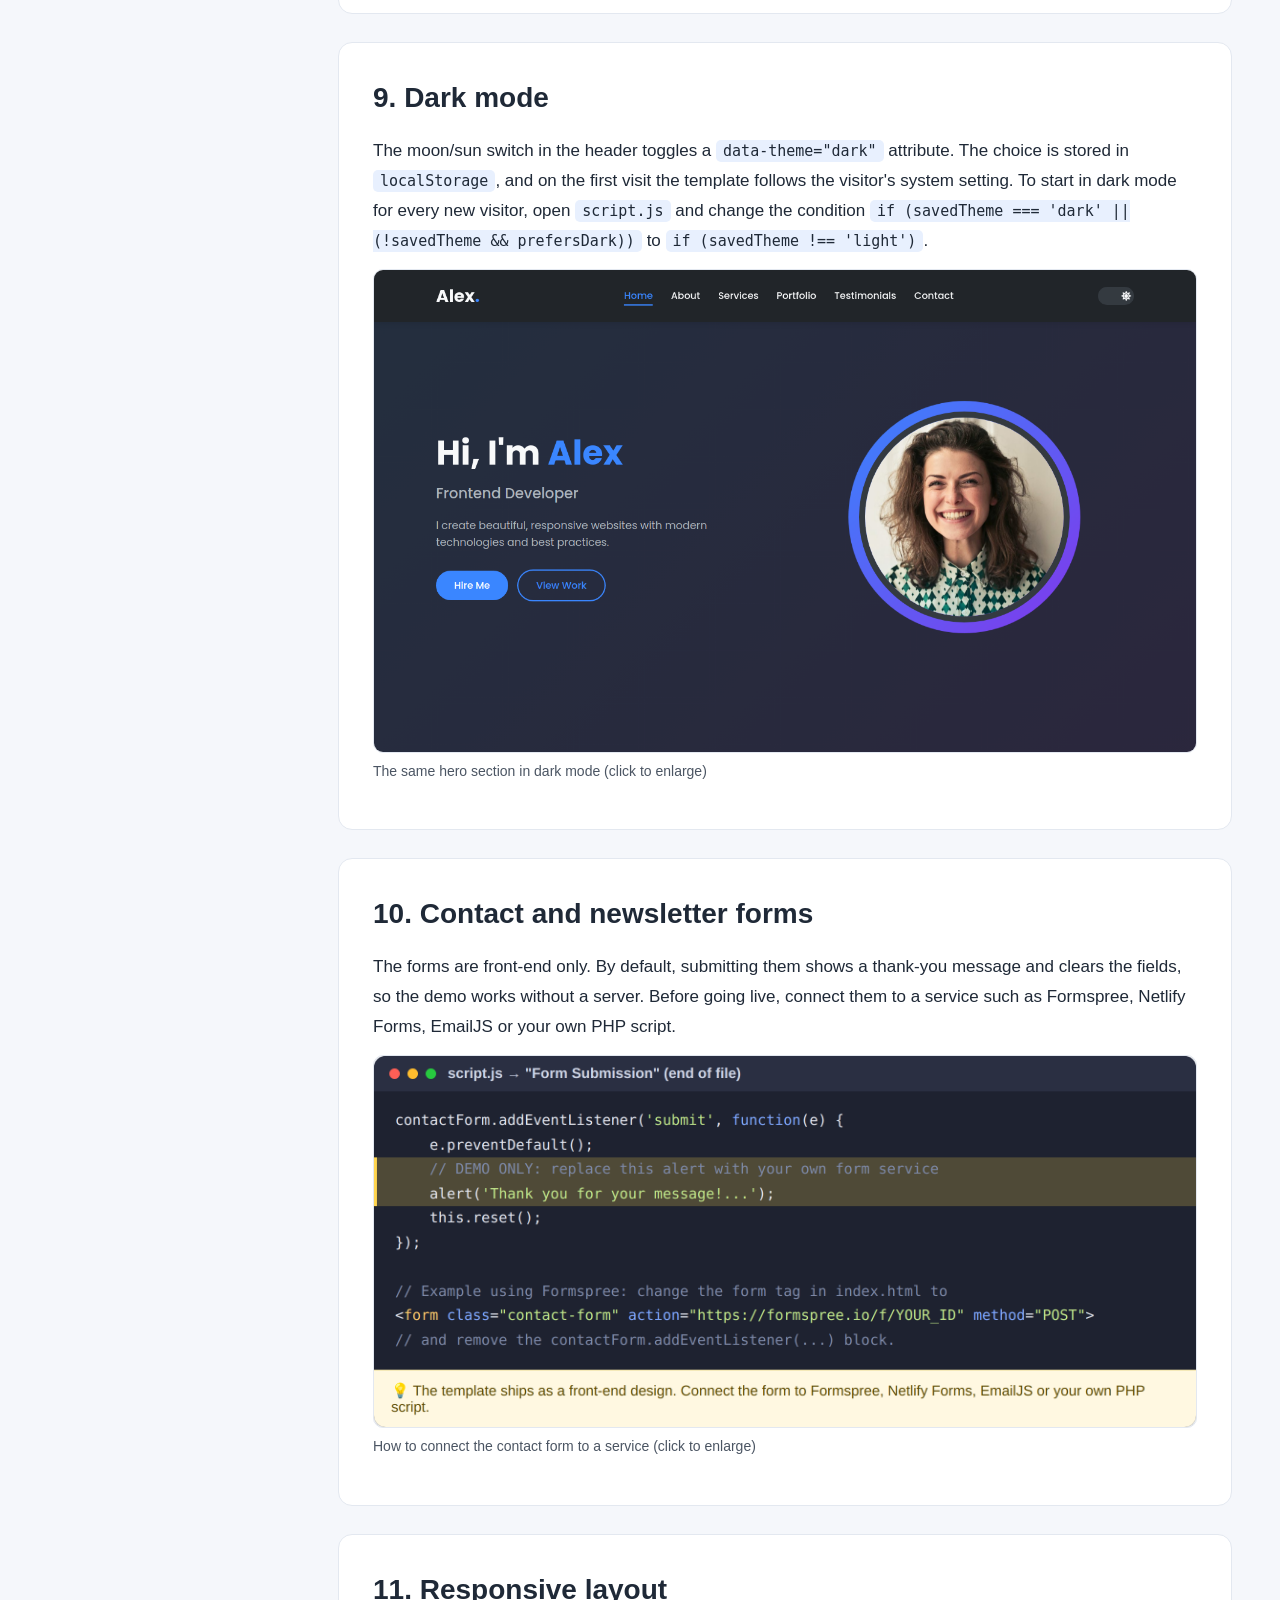
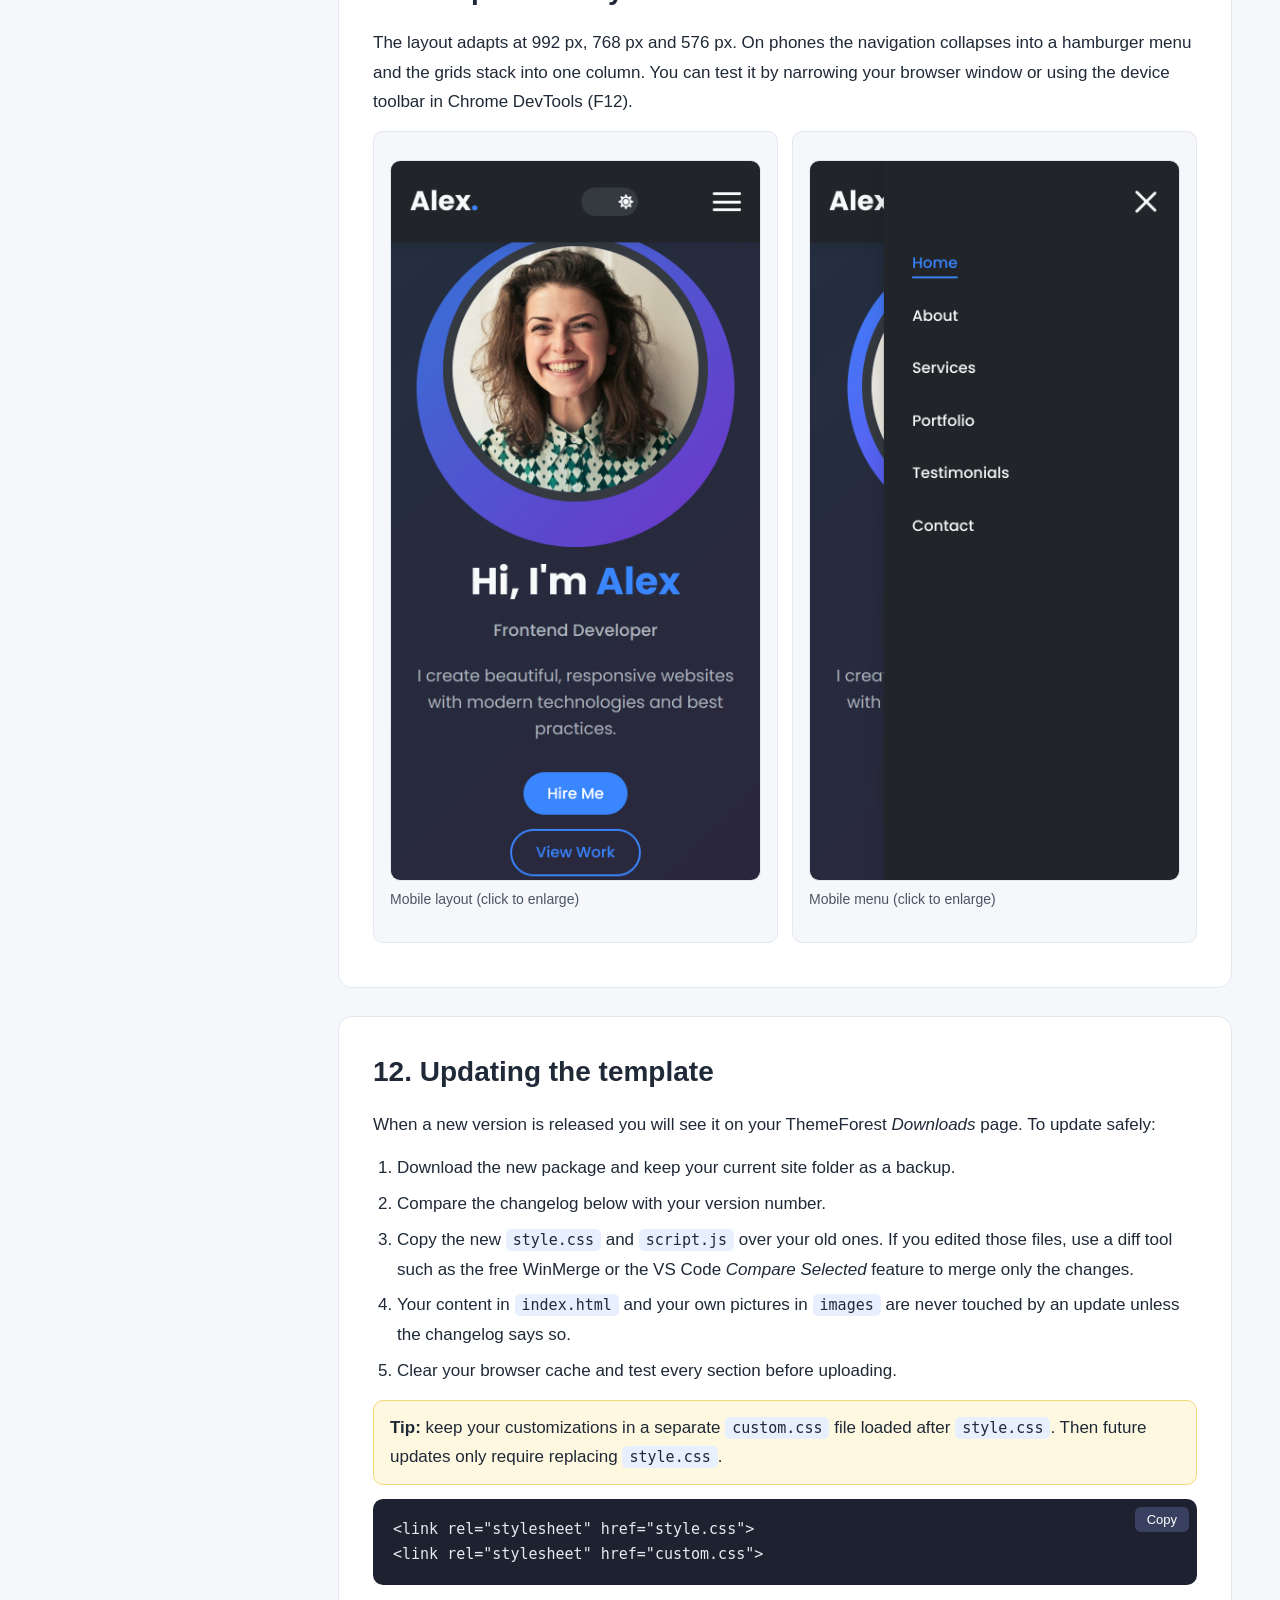
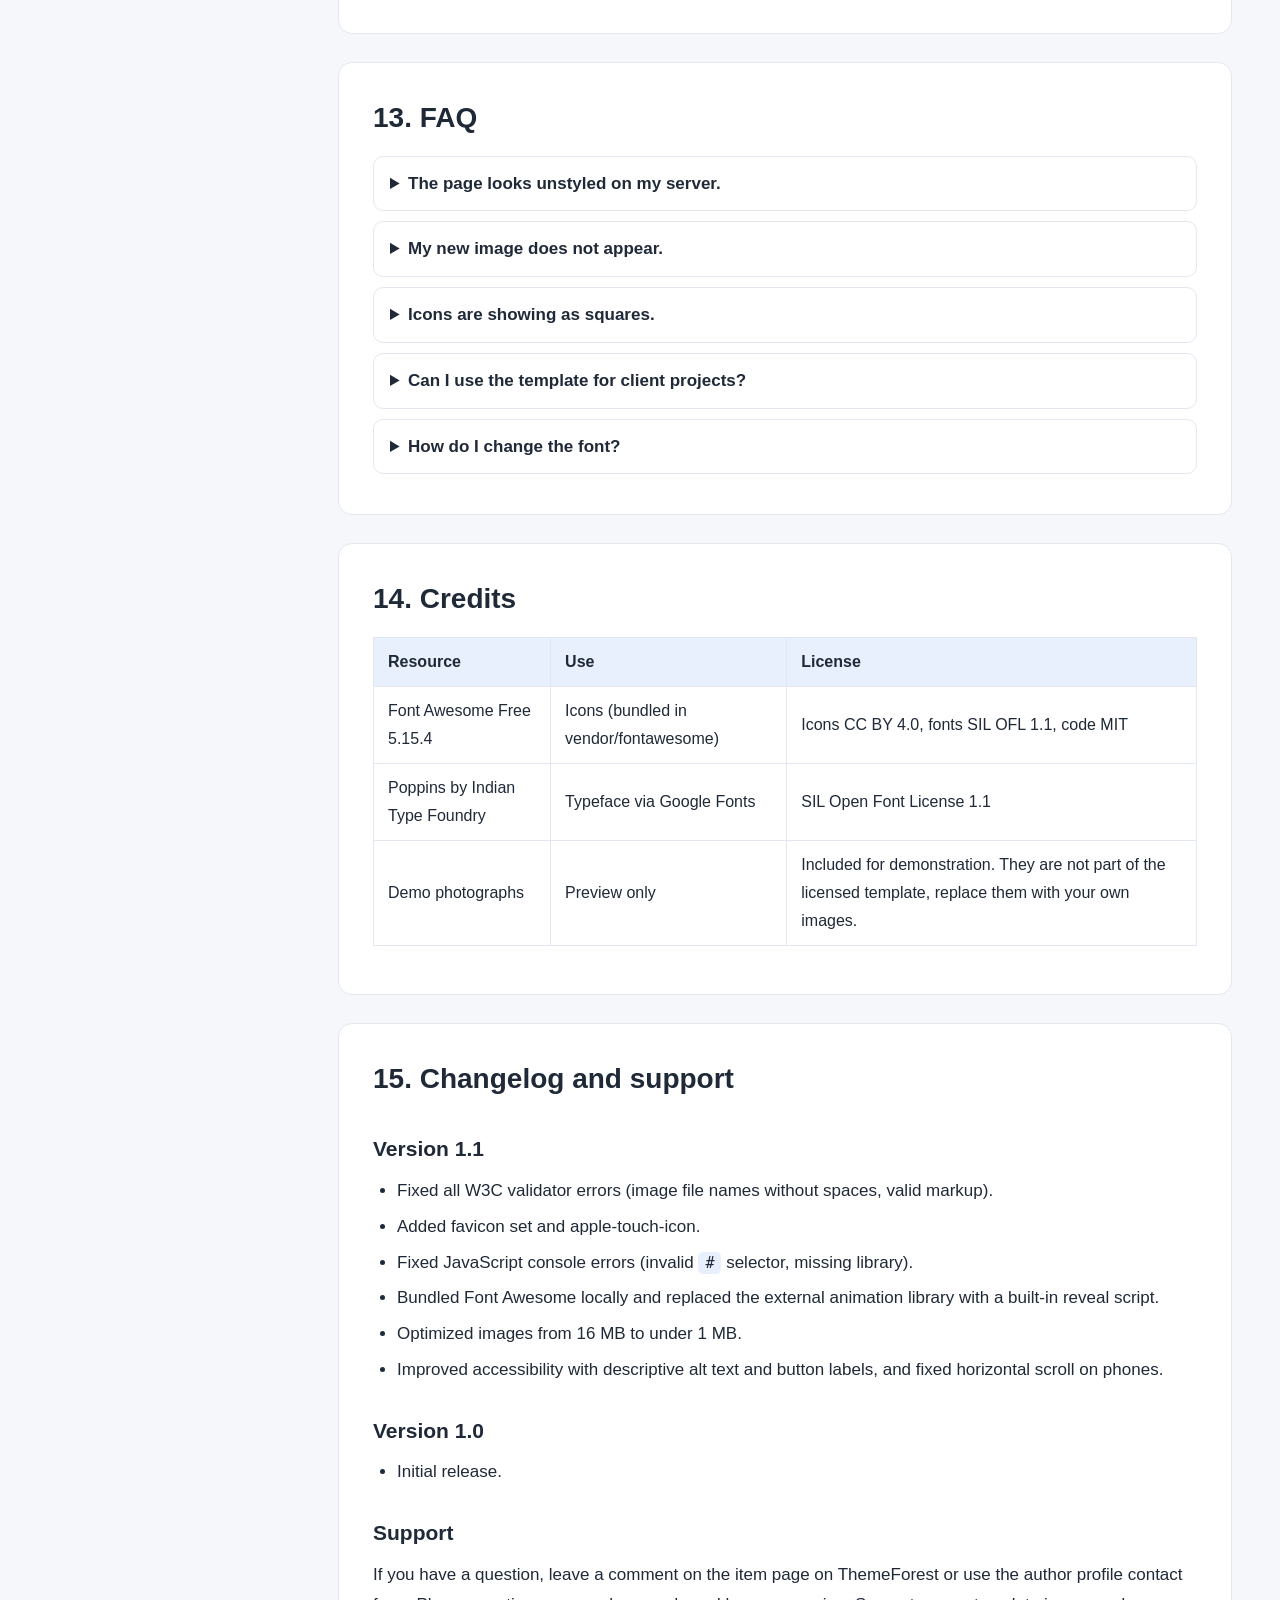
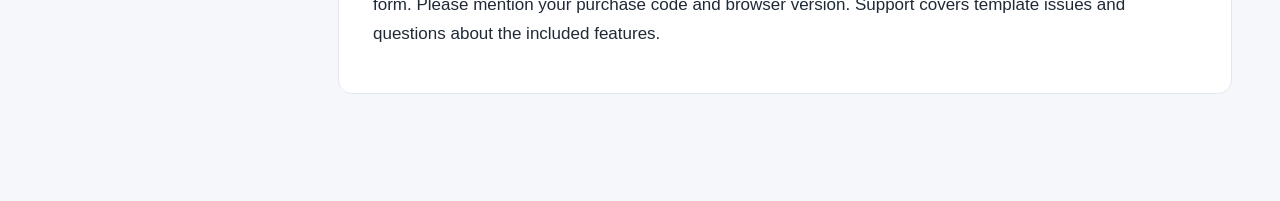
<file: documentation/index.html>
<!DOCTYPE html>
<html lang="en" data-theme="light">
<head>
<meta charset="UTF-8">
<meta name="viewport" content="width=device-width, initial-scale=1.0">
<title>Alex Portfolio Template - Documentation</title>
<meta name="description" content="Installation, customization and update guide for the Alex personal portfolio HTML template.">
<link rel="icon" type="image/svg+xml" href="../favicon.svg">
<link rel="stylesheet" href="doc.css">
</head>
<body>
<header class="topbar">
  <button class="icon-btn menu-btn" id="menuBtn" type="button" aria-label="Toggle navigation">Menu</button>
  <h1>Alex Portfolio Template</h1><span class="ver">Documentation v1.1</span>
  <span class="spacer"></span>
  <button class="icon-btn" id="themeBtn" type="button">Light / Dark</button>
</header>
<nav class="sidebar" id="sidebar" aria-label="Documentation sections">
  <input id="search" type="search" placeholder="Search the docs..." aria-label="Search the documentation">
  <ul>
    <li><a href="#intro">1. Introduction</a></li>
    <li><a href="#install">2. Installation</a></li>
    <li><a href="#structure">3. File structure</a></li>
    <li><a href="#text">4. Editing text</a></li>
    <li><a href="#colors">5. Changing colors</a></li>
    <li><a href="#images">6. Replacing images</a></li>
    <li><a href="#favicon">7. Favicon</a></li>
    <li><a href="#sections">8. Sections guide</a></li>
    <li><a href="#darkmode">9. Dark mode</a></li>
    <li><a href="#forms">10. Contact and newsletter forms</a></li>
    <li><a href="#responsive">11. Responsive layout</a></li>
    <li><a href="#update">12. Updating the template</a></li>
    <li><a href="#faq">13. FAQ</a></li>
    <li><a href="#credits">14. Credits</a></li>
    <li><a href="#changelog">15. Changelog and support</a></li>
  </ul>
</nav>
<main>

<section id="intro">
<h2>1. Introduction</h2>
<p>Thank you for choosing <strong>Alex</strong>, a clean one-page portfolio template for developers, designers and freelancers. It is written in plain HTML, CSS and JavaScript, so there is nothing to compile and no framework to learn. You can edit it in any text editor and publish it on any static host.</p>
<img class="shot" src="images/section-home.png" width="1366" height="800" alt="Hero section of the Alex template on desktop" loading="lazy">
<p class="cap">The hero section with your name, job title and call-to-action buttons (click to enlarge)</p>
<h3>What is included</h3>
<div class="grid">
<div><strong>Six content sections</strong><br>Hero, About with skill bars, Services, Portfolio, Testimonials and Contact.</div>
<div><strong>Light and dark mode</strong><br>One click toggle, remembered in the visitor's browser.</div>
<div><strong>Filterable portfolio</strong><br>Buttons filter projects by category without reloading.</div>
<div><strong>Testimonial slider</strong><br>Arrows, dots and automatic sliding every five seconds.</div>
<div><strong>Fully responsive</strong><br>Mobile menu, flexible grids and no horizontal scrolling.</div>
<div><strong>Validated code</strong><br>Passes the W3C HTML and CSS checks with no errors.</div>
</div>
</section>

<section id="install">
<h2>2. Installation</h2>
<h3>Requirements</h3>
<ul class="list"><li>A modern browser (Chrome, Edge, Firefox, Safari).</li><li>A text editor such as VS Code, Sublime Text or Notepad++.</li><li>An internet connection is only needed for the Poppins font from Google Fonts. Icons and scripts are bundled locally.</li></ul>
<h3>Step by step</h3>
<ol class="list">
<li>Download the purchase package from your ThemeForest <em>Downloads</em> page and unzip it.</li>
<li>Open the <code>Alex-Portfolio</code> folder. Double-click <code>index.html</code> to preview the template locally.</li>
<li>Edit the files as described in this guide, then refresh the browser to see your changes.</li>
<li>Upload the whole folder to your hosting. See the options below.</li>
</ol>
<h3>Publishing options</h3>
<table>
<tr><th>Host</th><th>How to publish</th></tr>
<tr><td>cPanel / shared hosting</td><td>Open File Manager, go to <code>public_html</code>, upload the contents of the folder (not the folder itself) so that <code>index.html</code> sits in the root.</td></tr>
<tr><td>Netlify</td><td>Log in, choose <em>Add new site, Deploy manually</em> and drag the folder into the upload area.</td></tr>
<tr><td>Vercel</td><td>Install the Vercel CLI, run <code>vercel</code> inside the folder and follow the prompts.</td></tr>
<tr><td>GitHub Pages</td><td>Push the files to a repository, then enable Pages under <em>Settings, Pages</em> and select the main branch.</td></tr>
</table>
</section>

<section id="structure">
<h2>3. File structure</h2>
<p>The package is small and easy to navigate. The three files you will edit most are <code>index.html</code>, <code>style.css</code> and <code>script.js</code>.</p>
<img class="shot" src="images/folder-structure.png" width="1720" height="844" alt="Folder structure of the Alex template" loading="lazy">
<p class="cap">Package contents and what each file does (click to enlarge)</p>
</section>

<section id="text">
<h2>4. Editing text</h2>
<p>All text lives in <code>index.html</code>. Every section starts with an HTML comment such as <code>&lt;!-- About Section --&gt;</code>. Press <kbd>Ctrl</kbd> + <kbd>F</kbd>, search for that comment and change the words between the tags. Do not remove the tags or class names, as they connect the text to the styles.</p>
<img class="shot" src="images/change-text.png" width="1720" height="742" alt="Editing the hero text in index.html" loading="lazy">
<p class="cap">Hero text in index.html with the editable parts highlighted (click to enlarge)</p>
<h3>Skills, services and portfolio items</h3>
<ul class="list">
<li><strong>Skill bars:</strong> change the label, the visible percentage and the <code>data-width</code> value of the <code>.progress</code> element. The bar animates to that width when it scrolls into view.</li>
<li><strong>Services:</strong> each <code>.service-card</code> has an icon, a title and a description. Duplicate a whole card to add another service.</li>
<li><strong>Portfolio items:</strong> copy one <code>.portfolio-item</code> block, change the image, the title and the <code>data-category</code> value (<code>web</code>, <code>app</code> or <code>graphic</code>).</li>
</ul>
<h3>Adding a portfolio category</h3>
<p>Add a new button in the filter bar, then give your items the same value in <code>data-category</code>:</p>
<div class="codebox"><button class="copy" type="button">Copy</button><pre>&lt;button class="filter-btn" data-filter="photo"&gt;Photography&lt;/button&gt;</pre></div>
<div class="codebox"><button class="copy" type="button">Copy</button><pre>&lt;div class="portfolio-item" data-category="photo"&gt; ... &lt;/div&gt;</pre></div>
</section>

<section id="colors">
<h2>5. Changing colors</h2>
<p>Colors are controlled by CSS variables at the very top of <code>style.css</code>. Changing a variable updates every element that uses it, so you never need to hunt through the file.</p>
<img class="shot" src="images/change-colors.png" width="1720" height="878" alt="CSS color variables in style.css" loading="lazy">
<p class="cap">The color variables in style.css (click to enlarge)</p>
<div class="tip"><strong>Tip:</strong> use a contrast checker such as webaim.org/resources/contrastchecker to make sure your new primary color keeps text readable on white and on dark backgrounds.</div>
</section>

<section id="images">
<h2>6. Replacing images</h2>
<p>Open the <code>images</code> folder and overwrite each file with your own picture, keeping the same file name. The recommended sizes below keep the layout sharp without making the page heavy.</p>
<img class="shot" src="images/replace-images.png" width="1720" height="674" alt="Image files and recommended sizes" loading="lazy">
<p class="cap">List of image files and their recommended dimensions (click to enlarge)</p>
<p>If you prefer a different file name, update the matching <code>src</code> attribute in <code>index.html</code> and write a short, meaningful <code>alt</code> description for accessibility. Avoid spaces in file names.</p>
<img class="shot" src="images/section-portfolio.png" width="1366" height="800" alt="Portfolio section with project cards" loading="lazy">
<p class="cap">The portfolio grid. Hovering a card reveals the title and link buttons (click to enlarge)</p>
</section>

<section id="favicon">
<h2>7. Favicon</h2>
<p>The template ships with four icon files in the root folder and the matching links inside the <code>&lt;head&gt;</code> of <code>index.html</code>. Replace the files with your own icons using the same names and sizes: <code>favicon.svg</code> (any size), <code>favicon.ico</code> (16, 32 and 48 px), <code>favicon-32x32.png</code> and <code>apple-touch-icon.png</code> (180 x 180 px).</p>
<img class="shot" src="images/favicon.png" width="1720" height="470" alt="Favicon links inside the head tag" loading="lazy">
<p class="cap">Favicon links in the head of index.html (click to enlarge)</p>
</section>

<section id="sections">
<h2>8. Sections guide</h2>
<h3>About</h3>
<p>Shows your photo, a short biography, contact details, the animated skill bars and a <em>Download CV</em> button. Point the button to your PDF by changing <code>href="#"</code> to for example <code>href="cv/alex-cv.pdf"</code> and adding the <code>download</code> attribute.</p>
<img class="shot" src="images/section-about.png" width="1366" height="800" alt="About section with skill bars" loading="lazy">
<p class="cap">About section with biography and skills (click to enlarge)</p>
<h3>Services</h3>
<p>Six cards with icons. Icons come from Font Awesome 5 Free, so you can browse fontawesome.com/v5/search?m=free and use any free class such as <code>fas fa-camera</code>.</p>
<img class="shot" src="images/section-services.png" width="1366" height="800" alt="Services section" loading="lazy">
<p class="cap">Services grid (click to enlarge)</p>
<h3>Testimonials and Contact</h3>
<p>Each testimonial is a <code>.testimonial-slide</code>. When you add or remove a slide, add or remove one <code>&lt;span class="dot"&gt;&lt;/span&gt;</code> in <code>.slider-dots</code> so the number of dots matches. Update the address, e-mail and phone in the contact cards and the footer.</p>
<img class="shot" src="images/section-testimonials.png" width="1366" height="800" alt="Testimonials slider" loading="lazy">
<p class="cap">Testimonial slider with arrows and dots (click to enlarge)</p>
<img class="shot" src="images/section-contact.png" width="1366" height="800" alt="Contact section" loading="lazy">
<p class="cap">Contact cards and form (click to enlarge)</p>
<h3>Changing the slider speed</h3>
<p>In <code>script.js</code> find the following line. The number is in milliseconds.</p>
<div class="codebox"><button class="copy" type="button">Copy</button><pre>setInterval(nextSlide, 5000);</pre></div>
<h3>Removing a section</h3>
<p>Delete the whole <code>&lt;section&gt;</code> block and the matching link in the header navigation and footer. The scripts ignore sections that do not exist.</p>
</section>

<section id="darkmode">
<h2>9. Dark mode</h2>
<p>The moon/sun switch in the header toggles a <code>data-theme="dark"</code> attribute. The choice is stored in <code>localStorage</code>, and on the first visit the template follows the visitor's system setting. To start in dark mode for every new visitor, open <code>script.js</code> and change the condition <code>if (savedTheme === 'dark' || (!savedTheme &amp;&amp; prefersDark))</code> to <code>if (savedTheme !== 'light')</code>.</p>
<img class="shot" src="images/dark-mode.png" width="1366" height="800" alt="Template in dark mode" loading="lazy">
<p class="cap">The same hero section in dark mode (click to enlarge)</p>
</section>

<section id="forms">
<h2>10. Contact and newsletter forms</h2>
<p>The forms are front-end only. By default, submitting them shows a thank-you message and clears the fields, so the demo works without a server. Before going live, connect them to a service such as Formspree, Netlify Forms, EmailJS or your own PHP script.</p>
<img class="shot" src="images/contact-form.png" width="1720" height="776" alt="Connecting the contact form" loading="lazy">
<p class="cap">How to connect the contact form to a service (click to enlarge)</p>
</section>

<section id="responsive">
<h2>11. Responsive layout</h2>
<p>The layout adapts at 992 px, 768 px and 576 px. On phones the navigation collapses into a hamburger menu and the grids stack into one column. You can test it by narrowing your browser window or using the device toolbar in Chrome DevTools (F12).</p>
<div class="grid">
<div><img class="shot" src="images/mobile-home.png" width="780" height="1520" alt="Template on a phone" loading="lazy">
<p class="cap">Mobile layout (click to enlarge)</p></div>
<div><img class="shot" src="images/mobile-menu.png" width="780" height="1520" alt="Mobile navigation menu open" loading="lazy">
<p class="cap">Mobile menu (click to enlarge)</p></div>
</div>
</section>

<section id="update">
<h2>12. Updating the template</h2>
<p>When a new version is released you will see it on your ThemeForest <em>Downloads</em> page. To update safely:</p>
<ol class="list">
<li>Download the new package and keep your current site folder as a backup.</li>
<li>Compare the changelog below with your version number.</li>
<li>Copy the new <code>style.css</code> and <code>script.js</code> over your old ones. If you edited those files, use a diff tool such as the free WinMerge or the VS Code <em>Compare Selected</em> feature to merge only the changes.</li>
<li>Your content in <code>index.html</code> and your own pictures in <code>images</code> are never touched by an update unless the changelog says so.</li>
<li>Clear your browser cache and test every section before uploading.</li>
</ol>
<div class="tip"><strong>Tip:</strong> keep your customizations in a separate <code>custom.css</code> file loaded after <code>style.css</code>. Then future updates only require replacing <code>style.css</code>.</div>
<div class="codebox"><button class="copy" type="button">Copy</button><pre>&lt;link rel="stylesheet" href="style.css"&gt;
&lt;link rel="stylesheet" href="custom.css"&gt;</pre></div>
</section>

<section id="faq">
<h2>13. FAQ</h2>
<details><summary>The page looks unstyled on my server.</summary><p>Make sure <code>style.css</code> is in the same folder as <code>index.html</code> and that file names keep their lowercase spelling. Some servers are case sensitive.</p></details>
<details><summary>My new image does not appear.</summary><p>Check that the file name in <code>src</code> matches exactly, including the extension, and avoid spaces in names.</p></details>
<details><summary>Icons are showing as squares.</summary><p>Keep the <code>vendor/fontawesome</code> folder complete: the <code>css</code> and <code>webfonts</code> folders must stay next to each other.</p></details>
<details><summary>Can I use the template for client projects?</summary><p>Yes, according to the Envato license you purchased. Regular License is for one end product, Extended License is for a product that charges end users.</p></details>
<details><summary>How do I change the font?</summary><p>Replace the Google Fonts link in the head of <code>index.html</code> with the font you want, then update the <code>font-family</code> value in <code>style.css</code>.</p></details>
</section>

<section id="credits">
<h2>14. Credits</h2>
<table>
<tr><th>Resource</th><th>Use</th><th>License</th></tr>
<tr><td>Font Awesome Free 5.15.4</td><td>Icons (bundled in vendor/fontawesome)</td><td>Icons CC BY 4.0, fonts SIL OFL 1.1, code MIT</td></tr>
<tr><td>Poppins by Indian Type Foundry</td><td>Typeface via Google Fonts</td><td>SIL Open Font License 1.1</td></tr>
<tr><td>Demo photographs</td><td>Preview only</td><td>Included for demonstration. They are not part of the licensed template, replace them with your own images.</td></tr>
</table>
</section>

<section id="changelog">
<h2>15. Changelog and support</h2>
<h3>Version 1.1</h3>
<ul class="list">
<li>Fixed all W3C validator errors (image file names without spaces, valid markup).</li>
<li>Added favicon set and apple-touch-icon.</li>
<li>Fixed JavaScript console errors (invalid <code>#</code> selector, missing library).</li>
<li>Bundled Font Awesome locally and replaced the external animation library with a built-in reveal script.</li>
<li>Optimized images from 16 MB to under 1 MB.</li>
<li>Improved accessibility with descriptive alt text and button labels, and fixed horizontal scroll on phones.</li>
</ul>
<h3>Version 1.0</h3>
<ul class="list"><li>Initial release.</li></ul>
<h3>Support</h3>
<p>If you have a question, leave a comment on the item page on ThemeForest or use the author profile contact form. Please mention your purchase code and browser version. Support covers template issues and questions about the included features.</p>
</section>

</main>
<div class="lightbox" id="lightbox"><img src="images/section-home.png" alt=""></div>
<script src="doc.js"></script>
</body>
</html>
</file>
<file: style.css>
/* Base Styles */
:root {
    --primary-color: #3a86ff;
    --secondary-color: #8338ec;
    --dark-color: #212529;
    --light-color: #f8f9fa;
    --gray-color: #6c757d;
    --light-gray: #e9ecef;
    --dark-gray: #343a40;
    --white: #ffffff;
    --black: #000000;
    --box-shadow: 0 5px 15px rgba(0, 0, 0, 0.1);
    --transition: all 0.3s ease;
}

[data-theme="dark"] {
    --dark-color: #f8f9fa;
    --light-color: #212529;
    --light-gray: #343a40;
    --dark-gray: #0b0c0e;
    --gray-color: #adb5bd;
    --box-shadow: 0 5px 15px rgba(0, 0, 0, 0.3);
}

* {
    margin: 0;
    padding: 0;
    box-sizing: border-box;
}

html {
    scroll-behavior: smooth;
    overflow-x: hidden;
}

body {
    font-family: 'Poppins', sans-serif;
    background-color: var(--light-color);
    color: var(--dark-color);
    line-height: 1.6;
    transition: var(--transition);
    overflow-x: hidden;
}

a {
    text-decoration: none;
    color: inherit;
}

ul {
    list-style: none;
}

img {
    max-width: 100%;
    height: auto;
}

.container {
    width: 100%;
    max-width: 1200px;
    margin: 0 auto;
    padding: 0 20px;
}

section {
    padding: 80px 0;
}

.section-header {
    text-align: center;
    margin-bottom: 50px;
}

.section-title {
    font-size: 2.5rem;
    font-weight: 700;
    margin-bottom: 15px;
    position: relative;
    display: inline-block;
}

.section-title span {
    color: var(--primary-color);
}

.section-title::after {
    content: '';
    position: absolute;
    width: 50px;
    height: 3px;
    background: var(--primary-color);
    bottom: -10px;
    left: 50%;
    transform: translateX(-50%);
}

.section-subtitle {
    font-size: 1rem;
    color: var(--gray-color);
    font-weight: 400;
}

.btn {
    display: inline-block;
    padding: 12px 30px;
    border-radius: 30px;
    font-weight: 500;
    text-transform: capitalize;
    transition: var(--transition);
    border: none;
    cursor: pointer;
    font-size: 1rem;
}

.btn-primary {
    background: var(--primary-color);
    color: var(--white);
}

.btn-primary:hover {
    background: #2a75e6;
    transform: translateY(-3px);
    box-shadow: var(--box-shadow);
}

.btn-secondary {
    background: transparent;
    color: var(--primary-color);
    border: 2px solid var(--primary-color);
    margin-left: 15px;
}

.btn-secondary:hover {
    background: var(--primary-color);
    color: var(--white);
    transform: translateY(-3px);
    box-shadow: var(--box-shadow);
}

/* Preloader */
.preloader {
    position: fixed;
    top: 0;
    left: 0;
    width: 100%;
    height: 100%;
    background: var(--light-color);
    display: flex;
    justify-content: center;
    align-items: center;
    z-index: 9999;
    transition: opacity 0.5s ease;
}

.preloader.fade-out {
    opacity: 0;
}

.loader {
    width: 50px;
    height: 50px;
    border: 5px solid var(--light-gray);
    border-top-color: var(--primary-color);
    border-radius: 50%;
    animation: spin 1s linear infinite;
}

@keyframes spin {
    to {
        transform: rotate(360deg);
    }
}

/* Header */
.header {
    position: fixed;
    top: 0;
    left: 0;
    width: 100%;
    z-index: 999;
    background: var(--light-color);
    box-shadow: 0 2px 10px rgba(0, 0, 0, 0.1);
    transition: var(--transition);
}

.header.scrolled {
    padding: 10px 0;
    background: rgba(248, 249, 250, 0.95);
    box-shadow: 0 5px 20px rgba(0, 0, 0, 0.1);
}

[data-theme="dark"] .header.scrolled {
    background: rgba(33, 37, 41, 0.95);
}

.header-content {
    display: flex;
    justify-content: space-between;
    align-items: center;
    padding: 20px 0;
}

.logo {
    font-size: 1.8rem;
    font-weight: 700;
    color: var(--dark-color);
}

.logo span {
    color: var(--primary-color);
}

.nav-list {
    display: flex;
}

.nav-item {
    margin-left: 30px;
}

.nav-link {
    font-weight: 500;
    position: relative;
    transition: var(--transition);
}

.nav-link::after {
    content: '';
    position: absolute;
    width: 0;
    height: 2px;
    background: var(--primary-color);
    bottom: -5px;
    left: 0;
    transition: var(--transition);
}

.nav-link:hover::after,
.nav-link.active::after {
    width: 100%;
}

.nav-link.active {
    color: var(--primary-color);
}

.theme-toggle {
    position: relative;
    width: 60px;
    height: 30px;
    background: var(--light-gray);
    border-radius: 30px;
    margin-left: 30px;
    cursor: pointer;
    display: flex;
    align-items: center;
    padding: 0 5px;
}

.theme-toggle i {
    font-size: 1rem;
    color: var(--dark-color);
    transition: var(--transition);
}

.theme-toggle i:first-child {
    margin-right: auto;
}

.theme-toggle i:last-child {
    margin-left: auto;
    opacity: 0;
}

[data-theme="dark"] .theme-toggle i:first-child {
    opacity: 0;
}

[data-theme="dark"] .theme-toggle i:last-child {
    opacity: 1;
}

.hamburger {
    display: none;
    width: 30px;
    height: 20px;
    flex-direction: column;
    justify-content: space-between;
    cursor: pointer;
    z-index: 1000;
}

.hamburger span {
    display: block;
    width: 100%;
    height: 3px;
    background: var(--dark-color);
    border-radius: 3px;
    transition: var(--transition);
}

.hamburger.active span:first-child {
    transform: translateY(8px) rotate(45deg);
}

.hamburger.active span:nth-child(2) {
    opacity: 0;
}

.hamburger.active span:last-child {
    transform: translateY(-8px) rotate(-45deg);
}

/* Hero Section */
.hero {
    padding-top: 100px;
    min-height: 100vh;
    display: flex;
    align-items: center;
    background: linear-gradient(135deg, rgba(58, 134, 255, 0.1) 0%, rgba(131, 56, 236, 0.1) 100%);
}

.hero-content {
    display: flex;
    align-items: center;
    justify-content: space-between;
    flex-wrap: wrap;
}

.hero-text {
    flex: 1;
    min-width: 300px;
    padding-right: 30px;
}

.hero-title {
    font-size: 3.5rem;
    font-weight: 700;
    margin-bottom: 15px;
    line-height: 1.2;
}

.hero-title span {
    color: var(--primary-color);
}

.hero-subtitle {
    font-size: 1.5rem;
    font-weight: 500;
    color: var(--gray-color);
    margin-bottom: 20px;
}

.hero-description {
    font-size: 1.1rem;
    margin-bottom: 30px;
    color: var(--gray-color);
}

.hero-buttons {
    display: flex;
    align-items: center;
}

.hero-image {
    flex: 1;
    min-width: 300px;
    position: relative;
}

.image-wrapper {
    position: relative;
    width: 350px;
    height: 350px;
    margin: 0 auto;
}

.profile-img {
    width: 100%;
    height: 100%;
    object-fit: cover;
    border-radius: 50%;
    border: 10px solid var(--light-gray);
    position: relative;
    z-index: 1;
    animation: float 3s ease-in-out infinite;
}

.circle {
    position: absolute;
    width: 100%;
    height: 100%;
    border-radius: 50%;
    top: 0;
    left: 0;
    background: linear-gradient(135deg, var(--primary-color) 0%, var(--secondary-color) 100%);
    transform: scale(1.1);
    z-index: 0;
    animation: pulse 3s ease-in-out infinite;
}

@keyframes float {
    0%, 100% {
        transform: translateY(0);
    }
    50% {
        transform: translateY(-20px);
    }
}

@keyframes pulse {
    0%, 100% {
        transform: scale(1.1);
        opacity: 1;
    }
    50% {
        transform: scale(1.2);
        opacity: 0.8;
    }
}

/* About Section */
.about-content {
    display: flex;
    align-items: center;
    flex-wrap: wrap;
    gap: 30px;
}

.about-image {
    flex: 1;
    min-width: 300px;
}

.about-img {
    width: 100%;
    border-radius: 10px;
    box-shadow: var(--box-shadow);
}

.about-text {
    flex: 1;
    min-width: 300px;
}

.about-title {
    font-size: 2rem;
    margin-bottom: 20px;
}

.about-description {
    margin-bottom: 30px;
    color: var(--gray-color);
}

.about-info {
    display: grid;
    grid-template-columns: repeat(2, 1fr);
    gap: 15px;
    margin-bottom: 30px;
}

.info-item {
    display: flex;
}

.info-item span {
    font-weight: 600;
    margin-right: 10px;
    color: var(--primary-color);
}

.skills-title {
    font-size: 1.5rem;
    margin-bottom: 20px;
}

.skills-list {
    margin-bottom: 30px;
}

.skill-item {
    margin-bottom: 15px;
}

.skill-info {
    display: flex;
    justify-content: space-between;
    margin-bottom: 5px;
}

.progress-bar {
    width: 100%;
    height: 10px;
    background: var(--light-gray);
    border-radius: 5px;
    overflow: hidden;
}

.progress {
    height: 100%;
    background: linear-gradient(to right, var(--primary-color), var(--secondary-color));
    border-radius: 5px;
    width: 0;
    transition: width 1.5s ease;
}

/* Services Section */
.services-content {
    display: grid;
    grid-template-columns: repeat(auto-fill, minmax(300px, 1fr));
    gap: 30px;
}

.service-card {
    background: var(--light-gray);
    padding: 30px;
    border-radius: 10px;
    text-align: center;
    transition: var(--transition);
    box-shadow: var(--box-shadow);
}

.service-card:hover {
    transform: translateY(-10px);
    box-shadow: 0 15px 30px rgba(0, 0, 0, 0.1);
}

.service-icon {
    width: 70px;
    height: 70px;
    background: linear-gradient(135deg, var(--primary-color) 0%, var(--secondary-color) 100%);
    border-radius: 50%;
    display: flex;
    justify-content: center;
    align-items: center;
    margin: 0 auto 20px;
    color: var(--white);
    font-size: 1.5rem;
}

.service-title {
    font-size: 1.3rem;
    margin-bottom: 15px;
}

.service-description {
    color: var(--gray-color);
}

/* Portfolio Section */
.portfolio-filters {
    display: flex;
    justify-content: center;
    flex-wrap: wrap;
    margin-bottom: 30px;
    gap: 10px;
}

.filter-btn {
    padding: 8px 20px;
    background: transparent;
    border: 1px solid var(--primary-color);
    color: var(--primary-color);
    border-radius: 30px;
    cursor: pointer;
    transition: var(--transition);
}

.filter-btn.active,
.filter-btn:hover {
    background: var(--primary-color);
    color: var(--white);
}

.portfolio-content {
    display: grid;
    grid-template-columns: repeat(auto-fill, minmax(300px, 1fr));
    gap: 30px;
}

.portfolio-item {
    overflow: hidden;
    border-radius: 10px;
}

.portfolio-card {
    position: relative;
    overflow: hidden;
    border-radius: 10px;
}

.portfolio-image {
    height: 250px;
    overflow: hidden;
}

.portfolio-image img {
    width: 100%;
    height: 100%;
    object-fit: cover;
    transition: var(--transition);
}

.portfolio-overlay {
    position: absolute;
    top: 0;
    left: 0;
    width: 100%;
    height: 100%;
    background: rgba(58, 134, 255, 0.9);
    display: flex;
    flex-direction: column;
    justify-content: center;
    align-items: center;
    opacity: 0;
    transition: var(--transition);
    padding: 20px;
    text-align: center;
    color: var(--white);
}

.portfolio-card:hover .portfolio-overlay {
    opacity: 1;
}

.portfolio-card:hover .portfolio-image img {
    transform: scale(1.1);
}

.portfolio-title {
    font-size: 1.5rem;
    margin-bottom: 10px;
    transform: translateY(-20px);
    transition: var(--transition);
}

.portfolio-category {
    margin-bottom: 15px;
    transform: translateY(-20px);
    transition: var(--transition);
    transition-delay: 0.1s;
}

.portfolio-links {
    transform: translateY(20px);
    transition: var(--transition);
    transition-delay: 0.2s;
}

.portfolio-card:hover .portfolio-title,
.portfolio-card:hover .portfolio-category {
    transform: translateY(0);
}

.portfolio-card:hover .portfolio-links {
    transform: translateY(0);
}

.portfolio-link {
    width: 40px;
    height: 40px;
    background: var(--white);
    color: var(--primary-color);
    border-radius: 50%;
    display: inline-flex;
    justify-content: center;
    align-items: center;
    margin: 0 5px;
    transition: var(--transition);
}

.portfolio-link:hover {
    background: var(--dark-color);
    color: var(--white);
}

/* Testimonials Section */
.testimonials-content {
    position: relative;
}

.testimonial-slider {
    overflow: hidden;
}

.testimonial-slide {
    display: none;
    animation: fade 0.5s ease;
}

.testimonial-slide.active {
    display: block;
}

@keyframes fade {
    from {
        opacity: 0;
    }
    to {
        opacity: 1;
    }
}

.testimonial-card {
    background: var(--light-gray);
    padding: 30px;
    border-radius: 10px;
    box-shadow: var(--box-shadow);
    display: flex;
    flex-wrap: wrap;
    align-items: center;
    gap: 30px;
}

.testimonial-image {
    flex: 1;
    min-width: 150px;
    text-align: center;
}

.testimonial-image img {
    width: 150px;
    height: 150px;
    border-radius: 50%;
    object-fit: cover;
    border: 5px solid var(--primary-color);
}

.testimonial-text {
    flex: 2;
    min-width: 300px;
}

.testimonial-quote {
    font-size: 1.1rem;
    font-style: italic;
    margin-bottom: 20px;
    color: var(--gray-color);
    position: relative;
}

.testimonial-quote::before,
.testimonial-quote::after {
    content: '"';
    font-size: 2rem;
    color: var(--primary-color);
    opacity: 0.5;
}

.testimonial-quote::before {
    position: absolute;
    top: -20px;
    left: -15px;
}

.testimonial-quote::after {
    position: absolute;
    bottom: -40px;
    right: -15px;
}

.testimonial-name {
    font-size: 1.3rem;
    margin-bottom: 5px;
}

.testimonial-role {
    color: var(--gray-color);
    margin-bottom: 15px;
}

.testimonial-rating {
    color: #ffc107;
}

.slider-controls {
    display: flex;
    justify-content: center;
    align-items: center;
    margin-top: 30px;
    gap: 20px;
}

.slider-prev,
.slider-next {
    width: 40px;
    height: 40px;
    background: var(--primary-color);
    color: var(--white);
    border-radius: 50%;
    display: flex;
    justify-content: center;
    align-items: center;
    cursor: pointer;
    border: none;
    transition: var(--transition);
}

.slider-prev:hover,
.slider-next:hover {
    background: var(--secondary-color);
}

.slider-dots {
    display: flex;
    gap: 10px;
}

.dot {
    width: 12px;
    height: 12px;
    background: var(--light-gray);
    border-radius: 50%;
    cursor: pointer;
    transition: var(--transition);
}

.dot.active {
    background: var(--primary-color);
}

/* Contact Section */
.contact-content {
    display: flex;
    flex-wrap: wrap;
    gap: 30px;
}

.contact-info {
    flex: 1;
    min-width: 300px;
}

.contact-card {
    display: flex;
    align-items: flex-start;
    margin-bottom: 30px;
    background: var(--light-gray);
    padding: 20px;
    border-radius: 10px;
    transition: var(--transition);
    box-shadow: var(--box-shadow);
}

.contact-card:hover {
    transform: translateY(-5px);
}

.contact-icon {
    width: 50px;
    height: 50px;
    background: linear-gradient(135deg, var(--primary-color) 0%, var(--secondary-color) 100%);
    border-radius: 50%;
    display: flex;
    justify-content: center;
    align-items: center;
    margin-right: 20px;
    color: var(--white);
    font-size: 1.2rem;
}

.contact-title {
    font-size: 1.2rem;
    margin-bottom: 5px;
}

.contact-detail {
    color: var(--gray-color);
}

.contact-form {
    flex: 1;
    min-width: 300px;
    background: var(--light-gray);
    padding: 30px;
    border-radius: 10px;
    box-shadow: var(--box-shadow);
}

.form-group {
    margin-bottom: 20px;
}

.form-control {
    width: 100%;
    padding: 12px 15px;
    border: 1px solid #ddd;
    border-radius: 5px;
    font-family: 'Poppins', sans-serif;
    background: var(--white);
    color: var(--dark-color);
    transition: var(--transition);
}

.form-control:focus {
    outline: none;
    border-color: var(--primary-color);
    box-shadow: 0 0 0 3px rgba(58, 134, 255, 0.2);
}

textarea.form-control {
    resize: vertical;
    min-height: 120px;
}

/* Footer */
.footer {
    background: var(--dark-gray);
    color: var(--white);
    padding: 80px 0 0;
}

.footer-content {
    display: grid;
    grid-template-columns: repeat(auto-fit, minmax(250px, 1fr));
    gap: 30px;
    margin-bottom: 50px;
}

.footer-logo {
    margin-bottom: 20px;
}

.footer-logo .logo {
    color: var(--white);
    margin-bottom: 15px;
}

.footer-description {
    margin-bottom: 20px;
    color: rgba(255, 255, 255, 0.7);
}

.footer-social {
    display: flex;
    gap: 15px;
}

.footer-social a {
    width: 40px;
    height: 40px;
    background: rgba(255, 255, 255, 0.1);
    border-radius: 50%;
    display: flex;
    justify-content: center;
    align-items: center;
    color: var(--white);
    transition: var(--transition);
}

.footer-social a:hover {
    background: var(--primary-color);
    transform: translateY(-5px);
}

.footer-title {
    font-size: 1.3rem;
    margin-bottom: 20px;
    position: relative;
    padding-bottom: 10px;
}

.footer-title::after {
    content: '';
    position: absolute;
    width: 40px;
    height: 2px;
    background: var(--primary-color);
    bottom: 0;
    left: 0;
}

.footer-list li {
    margin-bottom: 10px;
}

.footer-list a {
    color: rgba(255, 255, 255, 0.7);
    transition: var(--transition);
}

.footer-list a:hover {
    color: var(--primary-color);
    padding-left: 5px;
}

.newsletter-form {
    display: flex;
    margin-top: 20px;
}

.newsletter-form input {
    flex: 1;
    padding: 12px 15px;
    border: none;
    border-radius: 30px 0 0 30px;
    font-family: 'Poppins', sans-serif;
    background: rgba(255, 255, 255, 0.1);
    color: var(--white);
}

.newsletter-form input::placeholder {
    color: rgba(255, 255, 255, 0.7);
}

.newsletter-form button {
    width: 50px;
    background: var(--primary-color);
    color: var(--white);
    border: none;
    border-radius: 0 30px 30px 0;
    cursor: pointer;
    transition: var(--transition);
}

.newsletter-form button:hover {
    background: var(--secondary-color);
}

.footer-bottom {
    text-align: center;
    padding: 20px 0;
    border-top: 1px solid rgba(255, 255, 255, 0.1);
}

.copyright {
    color: rgba(255, 255, 255, 0.7);
}

/* Back to Top Button */
.back-to-top {
    position: fixed;
    bottom: 30px;
    right: 30px;
    width: 50px;
    height: 50px;
    background: var(--primary-color);
    color: var(--white);
    border-radius: 50%;
    display: flex;
    justify-content: center;
    align-items: center;
    font-size: 1.2rem;
    box-shadow: 0 5px 15px rgba(0, 0, 0, 0.1);
    z-index: 99;
    opacity: 0;
    visibility: hidden;
    transition: var(--transition);
}

.back-to-top.active {
    opacity: 1;
    visibility: visible;
}

.back-to-top:hover {
    background: var(--secondary-color);
    transform: translateY(-5px);
}

/* Responsive Styles */
@media (max-width: 992px) {
    .hero-title {
        font-size: 3rem;
    }
    
    .hero-subtitle {
        font-size: 1.3rem;
    }
    
    .section-title {
        font-size: 2.2rem;
    }
}

@media (max-width: 768px) {
    section {
        padding: 60px 0;
    }
    
    .nav {
        position: fixed;
        top: 0;
        right: -100%;
        width: 80%;
        max-width: 400px;
        height: 100vh;
        background: var(--light-color);
        box-shadow: -5px 0 15px rgba(0, 0, 0, 0.1);
        z-index: 998;
        transition: var(--transition);
        padding: 80px 30px;
        overflow-y: auto;
    }
    
    .nav.active {
        right: 0;
    }
    
    .nav-list {
        flex-direction: column;
    }
    
    .nav-item {
        margin: 15px 0;
    }
    
    .hamburger {
        display: flex;
    }
    
    .hero-content {
        flex-direction: column-reverse;
        text-align: center;
    }
    
    .hero-text {
        padding-right: 0;
        margin-top: 40px;
    }
    
    .hero-buttons {
        justify-content: center;
    }
    
    .image-wrapper {
        width: 280px;
        height: 280px;
    }
    
    .about-content {
        flex-direction: column;
    }
    
    .testimonial-card {
        flex-direction: column;
        text-align: center;
    }
    
    .testimonial-image {
        margin-bottom: 20px;
    }
}

@media (max-width: 576px) {
    .hero-title {
        font-size: 2.5rem;
    }
    
    .hero-subtitle {
        font-size: 1.1rem;
    }
    
    .section-title {
        font-size: 2rem;
    }
    
    .btn {
        padding: 10px 25px;
    }
    
    .hero-buttons {
        flex-direction: column;
        gap: 15px;
    }
    
    .btn-secondary {
        margin-left: 0;
    }
    
    .about-info {
        grid-template-columns: 1fr;
    }
    
    .portfolio-filters {
        gap: 5px;
    }
    
    .filter-btn {
        padding: 5px 15px;
        font-size: 0.9rem;
    }
    
    .contact-form {
        padding: 20px;
    }
}

/* Scroll Reveal Animation (added by script.js) */
.reveal {
    opacity: 0;
    transition: opacity 1s ease, transform 1s ease !important;
}

.reveal-top { transform: translateY(-60px); }
.reveal-bottom { transform: translateY(60px); }
.reveal-left { transform: translateX(-60px); }
.reveal-right { transform: translateX(60px); }

.reveal.revealed {
    opacity: 1;
    transform: none;
}
</file>
<file: documentation/doc.css>
:root{--bg:#f5f7fb;--panel:#fff;--text:#1f2937;--muted:#4b5563;--line:#e3e8f0;--primary:#2f6fe4;--primary-soft:#e8f0fe;--code:#1e2230;--warn:#fff8e1;--warn-line:#f0d878}
[data-theme="dark"]{--bg:#12151c;--panel:#1b1f2a;--text:#eef1f7;--muted:#b6bfd0;--line:#2c3242;--primary:#7aa7ff;--primary-soft:#232c44;--code:#0e1117;--warn:#2e2812;--warn-line:#6b5c1c}
*{box-sizing:border-box}
html{scroll-behavior:smooth;scroll-padding-top:90px}
body{margin:0;font-family:'Segoe UI',Roboto,Arial,sans-serif;font-size:17px;line-height:1.75;background:var(--bg);color:var(--text)}
a{color:var(--primary)}
.topbar{position:fixed;top:0;left:0;right:0;height:64px;background:var(--panel);border-bottom:1px solid var(--line);display:flex;align-items:center;gap:16px;padding:0 24px;z-index:50}
.topbar h1{font-size:19px;margin:0;font-weight:700}
.topbar .ver{font-size:13px;background:var(--primary-soft);color:var(--primary);padding:2px 10px;border-radius:20px;font-weight:600}
.spacer{flex:1}
.icon-btn{background:var(--primary-soft);color:var(--primary);border:0;border-radius:8px;padding:8px 14px;font-size:15px;font-weight:600;cursor:pointer}
.menu-btn{display:none}
.sidebar{position:fixed;top:64px;bottom:0;left:0;width:290px;background:var(--panel);border-right:1px solid var(--line);overflow-y:auto;padding:18px 16px}
.sidebar input{width:100%;padding:10px 12px;border:1px solid var(--line);border-radius:8px;background:var(--bg);color:var(--text);font-size:15px;margin-bottom:12px}
.sidebar ul{list-style:none;margin:0;padding:0}
.sidebar a{display:block;padding:8px 12px;border-radius:8px;color:var(--muted);text-decoration:none;font-size:16px}
.sidebar a:hover{background:var(--primary-soft)}
.sidebar a.active{background:var(--primary-soft);color:var(--primary);font-weight:600}
.sidebar li.hidden{display:none}
main{margin:64px 0 0 290px;padding:40px 48px 80px;max-width:1040px}
section{background:var(--panel);border:1px solid var(--line);border-radius:14px;padding:30px 34px;margin-bottom:28px}
h2{margin:0 0 14px;font-size:28px}
h3{margin:28px 0 8px;font-size:21px}
p{margin:0 0 14px;color:var(--text)}
ul.list,ol.list{padding-left:24px;margin:0 0 14px}
ul.list li,ol.list li{margin-bottom:6px}
code{background:var(--primary-soft);color:var(--text);padding:2px 7px;border-radius:5px;font-family:Consolas,'DejaVu Sans Mono',monospace;font-size:15px}
.codebox{position:relative;margin:12px 0 18px}
.codebox pre{margin:0;background:var(--code);color:#e6e9f2;padding:18px 20px;border-radius:10px;overflow-x:auto;font:15px/1.65 Consolas,'DejaVu Sans Mono',monospace}
.copy{position:absolute;top:8px;right:8px;background:#3a4160;color:#fff;border:0;border-radius:6px;padding:5px 12px;font-size:13px;cursor:pointer}
.shot{display:block;max-width:100%;height:auto;border:1px solid var(--line);border-radius:10px;margin:14px 0 6px;cursor:zoom-in}
.cap{font-size:14px;color:var(--muted);margin-bottom:16px}
.tip{background:var(--warn);border:1px solid var(--warn-line);border-radius:10px;padding:12px 16px;margin:14px 0}
table{border-collapse:collapse;width:100%;margin:10px 0 18px;font-size:16px;display:block;overflow-x:auto}
th,td{border:1px solid var(--line);padding:10px 14px;text-align:left}
th{background:var(--primary-soft)}
details{border:1px solid var(--line);border-radius:10px;padding:12px 16px;margin-bottom:10px}
summary{cursor:pointer;font-weight:600}
.grid{display:grid;grid-template-columns:repeat(auto-fit,minmax(240px,1fr));gap:14px;margin:14px 0}
.grid div{border:1px solid var(--line);border-radius:10px;padding:14px 16px;background:var(--bg)}
.lightbox{position:fixed;inset:0;background:rgba(0,0,0,.85);display:none;align-items:center;justify-content:center;z-index:100;padding:24px;cursor:zoom-out}
.lightbox.open{display:flex}
.lightbox img{max-width:100%;max-height:100%;border-radius:8px}
@media(max-width:900px){.menu-btn{display:inline-block}.sidebar{transform:translateX(-100%);transition:transform .25s;z-index:60}.sidebar.open{transform:none}main{margin-left:0;padding:24px 16px 60px}section{padding:22px 18px}}
</file>
